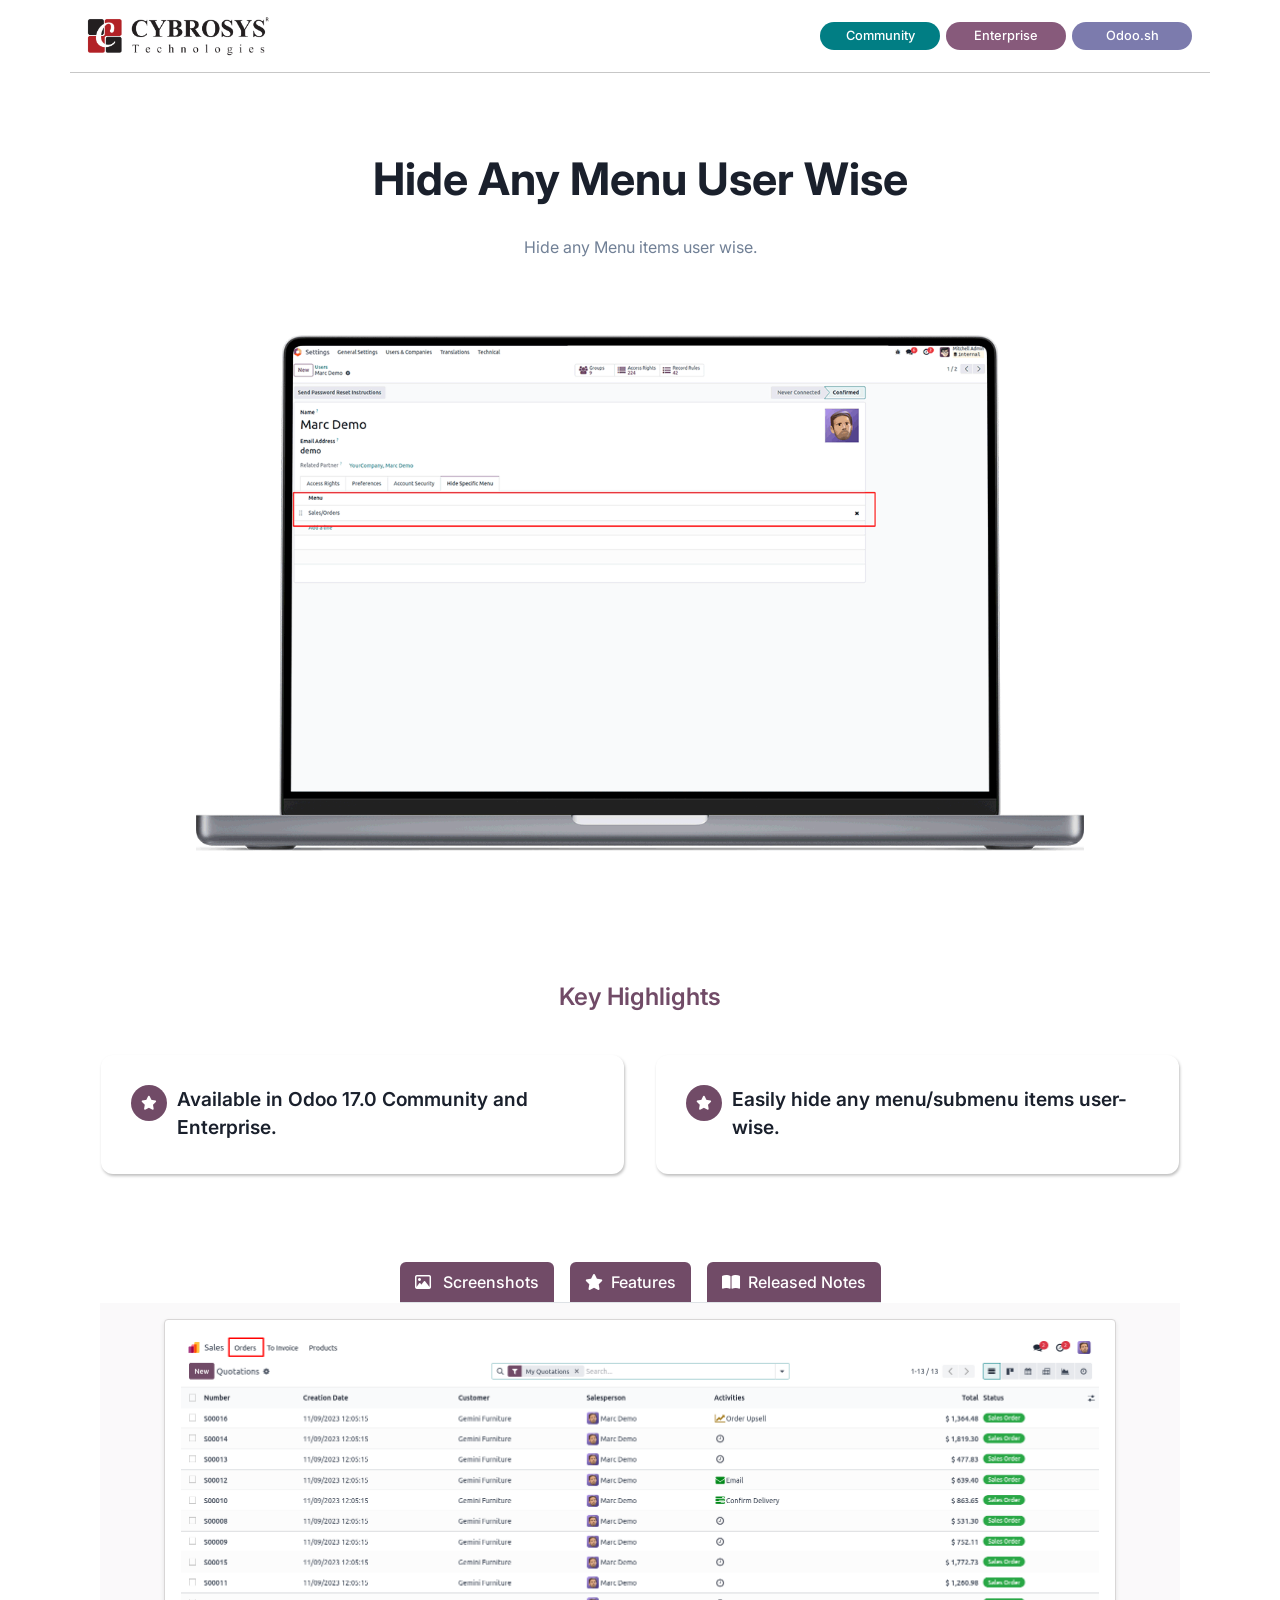
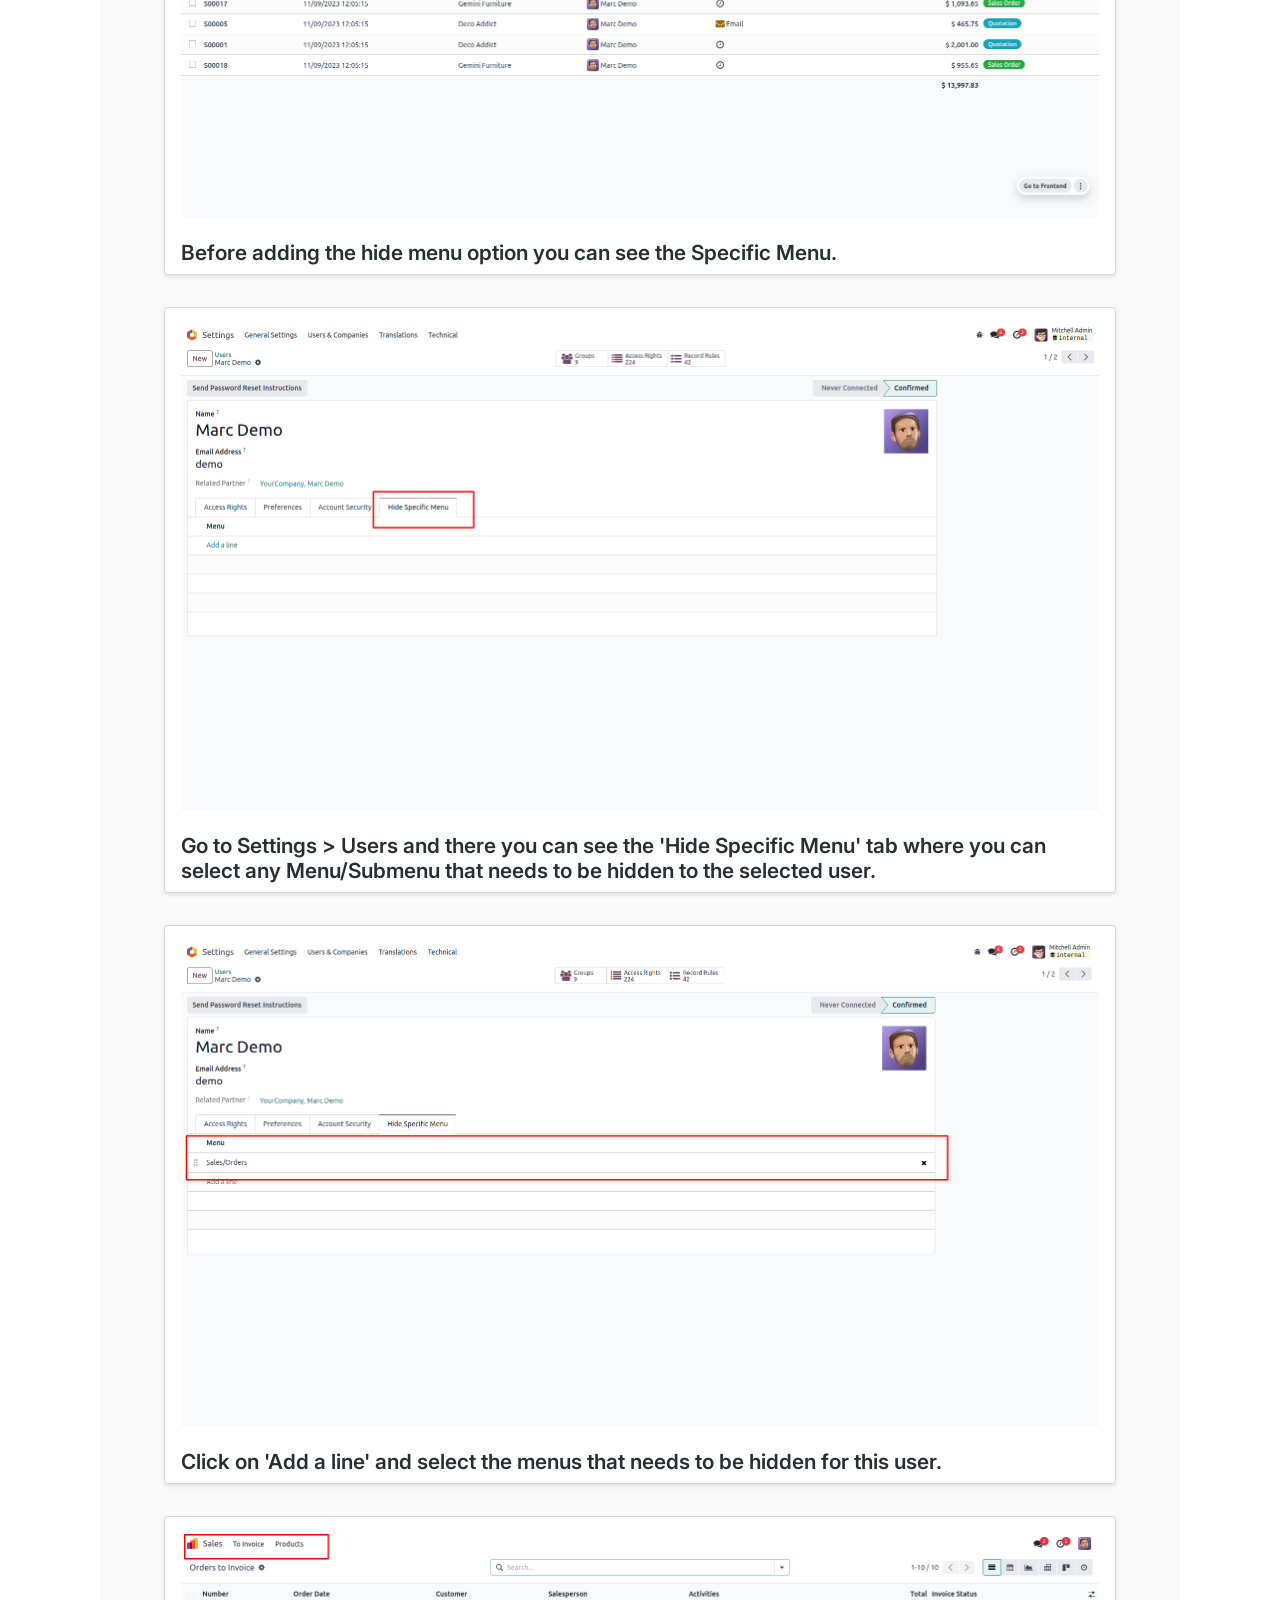
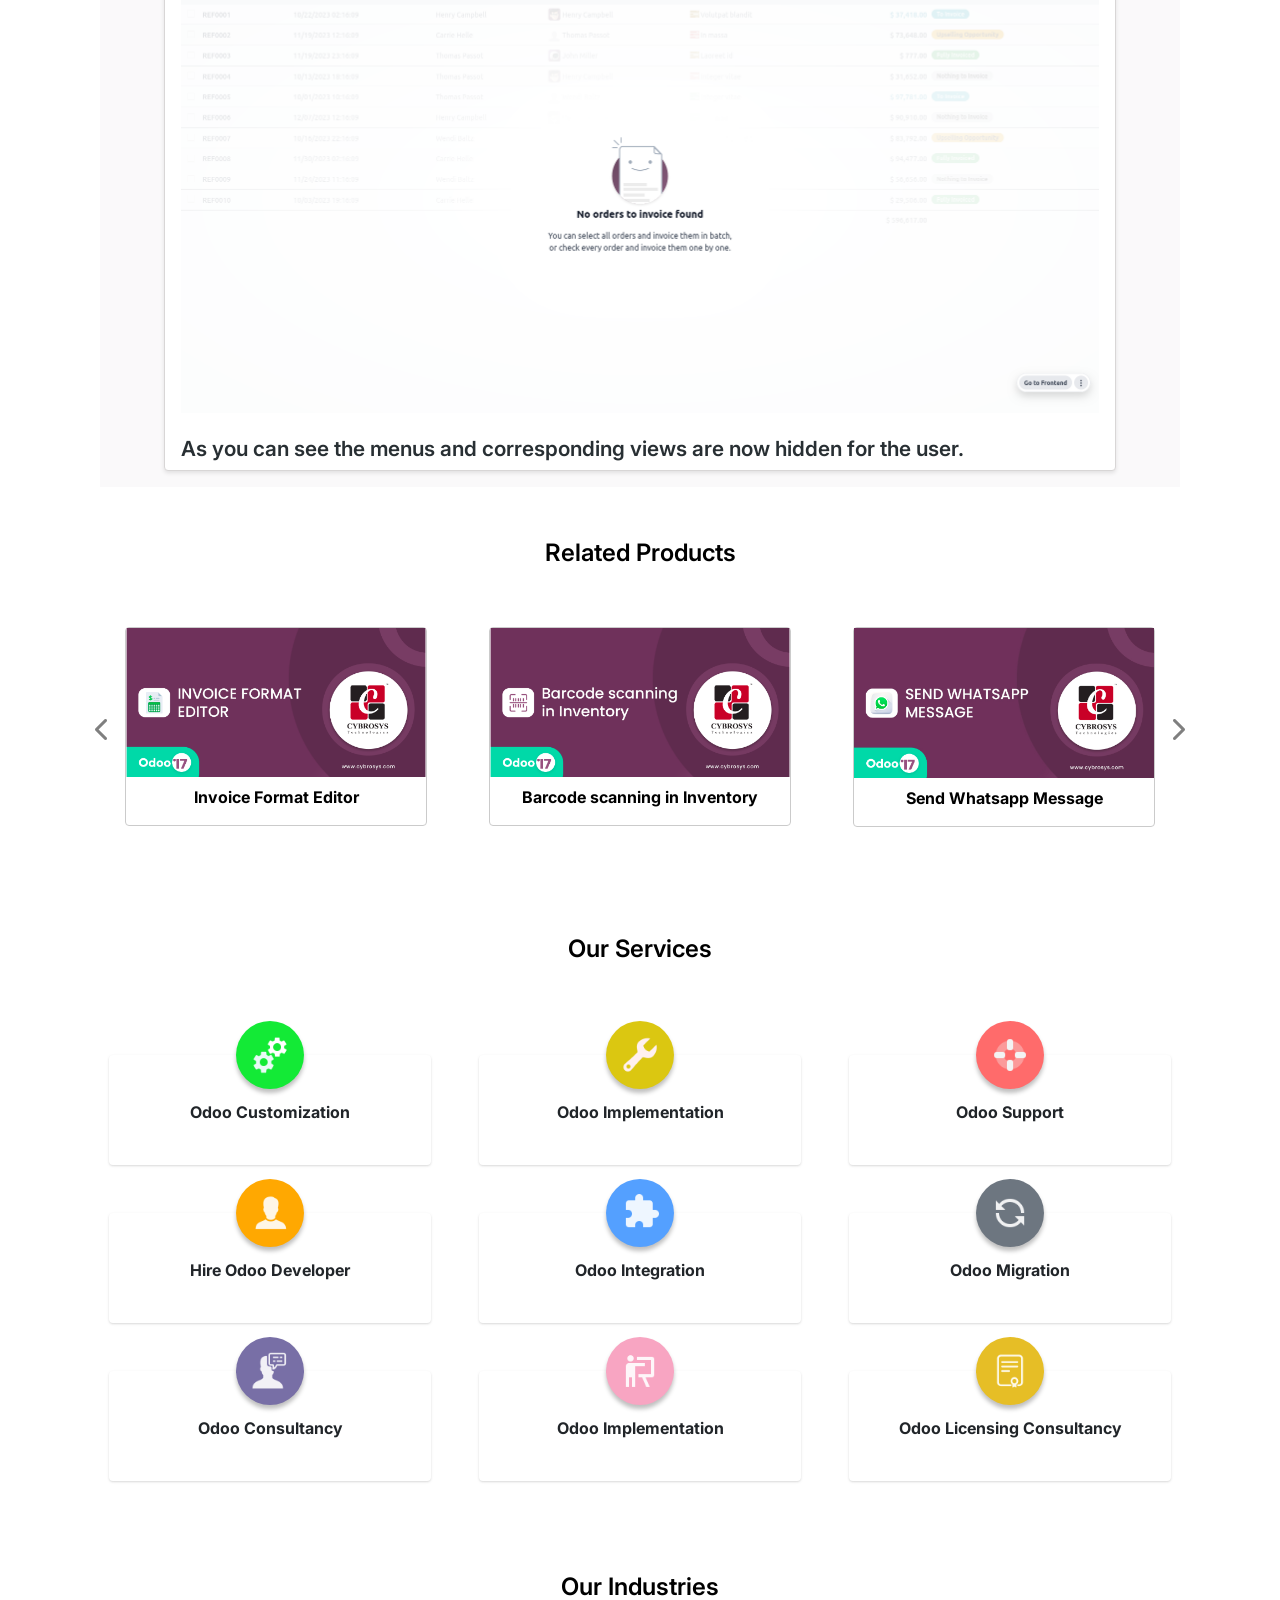
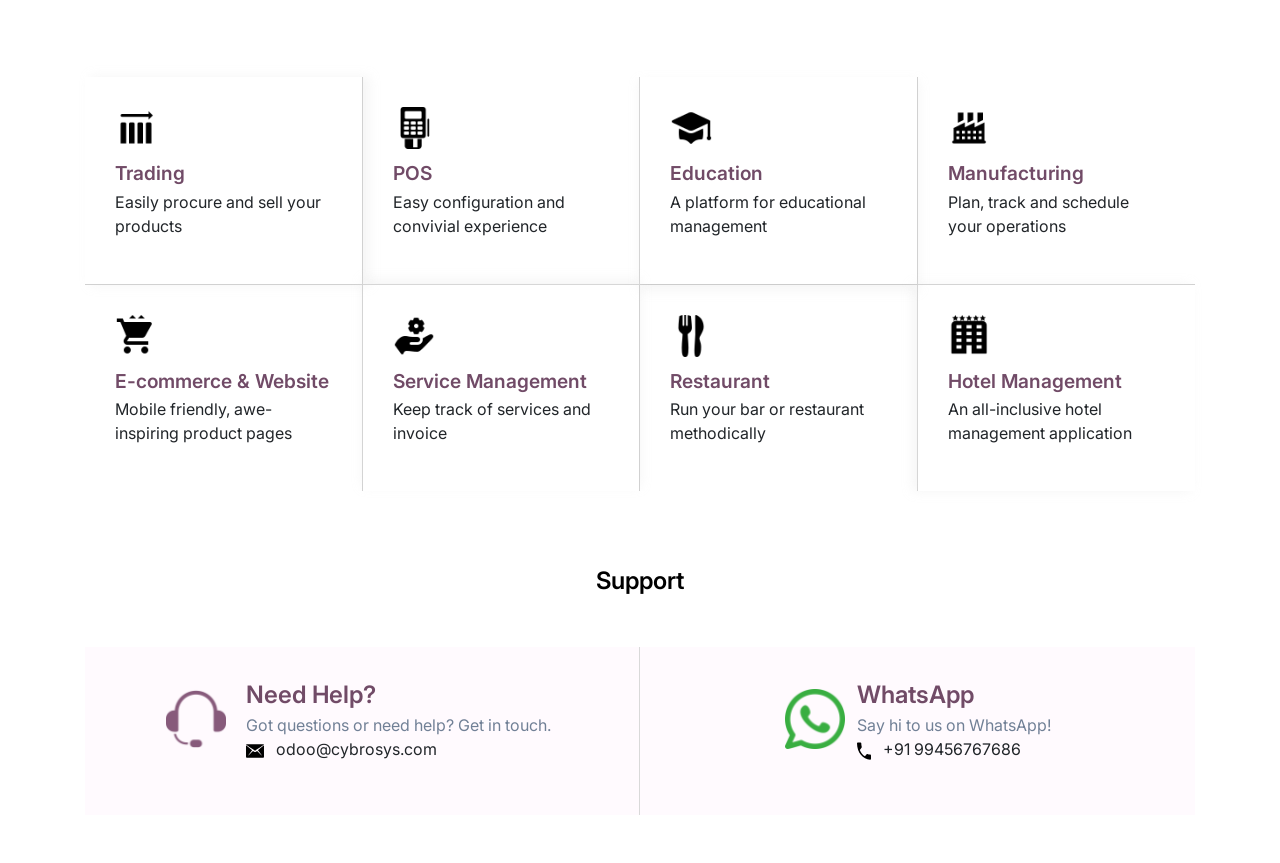
<file: hide_menu_user/static/description/index.html>
<!DOCTYPE html>
<html lang="en">

<head>
    <meta charset="UTF-8">
    <meta name="viewport" content="width=device-width, initial-scale=1.0">
    <title>Odoo App 3 Index</title>
    <!-- Bootstrap CSS -->
    <link rel="stylesheet"
          href="https://cdn.jsdelivr.net/npm/bootstrap@4.0.0/dist/css/bootstrap.min.css"
          integrity="sha384-Gn5384xqQ1aoWXA+058RXPxPg6fy4IWvTNh0E263XmFcJlSAwiGgFAW/dAiS6JXm"
          crossorigin="anonymous">
    <link rel="stylesheet"
          href="https://cdnjs.cloudflare.com/ajax/libs/font-awesome/6.2.1/css/all.min.css">
    <link rel="preconnect" href="https://fonts.googleapis.com">
    <link rel="preconnect" href="https://fonts.gstatic.com" crossorigin>
    <link href="https://fonts.googleapis.com/css2?family=Inter:wght@400;500;600;700;800&display=swap"
          rel="stylesheet">
</head>
<body>
<section>
    <div class="container"
         style="font-family: 'Inter', sans-serif !important;background-color: #fff !important;">
        <div class="row">
            <div class="col-sm-12 col-md-12 col-lg-12 d-flex justify-content-between flex-wrap align-items-sm-center"
                 style="border-bottom:1px solid rgba(0, 0, 0, 0.22)">
                <div class="my-3">
                    <img src="assets/misc/Cybrosys R.png"
                         style="width:auto !important; height:40px !important">
                </div>
                <div class="my-3 d-flex align-items-center">
                    <div class="text-center"
                         style="background-color:#017E84 !important;font-size: 0.8rem !important; color:#fff !important; font-weight:500 !important; padding:4px !important; margin:0 3px !important; border-radius:50px !important; min-width: 120px !important;">
                        Community
                    </div>
                    <div class="text-center"
                         style="background-color:#875A7B !important; color:#fff !important;font-size: 0.8rem !important; font-weight:500 !important; padding:4px !important; margin:0 3px !important; border-radius:50px !important;min-width: 120px !important;">
                        Enterprise
                    </div>
                    <div class="text-center"
                         style="background-color:#7C7BAD !important; color:#fff !important;font-size: 0.8rem !important; font-weight:500 !important; padding:4px !important; margin:0 3px !important; border-radius:50px !important; min-width: 120px !important;">
                        Odoo.sh
                    </div>
                </div>
            </div>
        </div>
        <div class="row">
            <div class="col-sm-12 col-md-12 col-lg-12 text-center d-flex align-items-center flex-column"
                 style="margin: 80px 0px !important;">
                <h1 style="font-size: 2.8rem;font-weight: 700; color:
                    #1A202C;">
                    Hide Any Menu User Wise</h1>
                <p class="my-3 mb-4"
                   style="max-width: 80%; font-weight: 400 !important; line-height: 32px; color: #718096;">
                    Hide any Menu items user wise.
                </p>
                <div style="width: 80%; margin-top: 3rem;">
                    <img src="assets/screenshots/hero.gif"
                         class="img-responsive" width="100%" height="auto">
                </div>
            </div>
        </div>
        <div class="container mt-5 mb-5">
            <div class="col-lg-12 d-flex flex-column justify-content-center align-items-center mt-4">
                <p class="m-0"
                   style="font-weight: 600; font-size: 24px; color:#714b67 !important">
                    Key Highlights
                </p>
            </div>
            <div class="row py-4">
                <div class="col-md-6 col-sm-12 p-3">
                    <div class="d-flex   h-100" style="padding: 30px;border-radius: 12px;
                                    background: #FFF;
                                    box-shadow: 1px 2px 3px 0px rgba(0, 0, 0, 0.25); ">
                        <div style="width: 36px; height: 36px; border-radius: 50%; background: #714B67;
                                    display: flex; justify-content: center; align-items: center;
                                    margin-right: 10px; flex-shrink: 0;">
                            <i class="fa-solid fa-star  "
                               style="color: #fff;font-size:14px;"></i>
                        </div>
                        <div>
                            <p style="color: #1A202C;font-weight: 600;
                                      font-size: 1.2rem; margin-bottom: 2px;">
                                Available in Odoo 17.0 Community and
                                Enterprise.</p>
                        </div>
                    </div>
                </div>
                <div class="col-md-6 col-sm-12 p-3">
                    <div class="d-flex   h-100" style="padding: 30px;border-radius: 12px;
                                    background: #FFF;
                                    box-shadow: 1px 2px 3px 0px rgba(0, 0, 0, 0.25); ">
                        <div style="width: 36px; height: 36px; border-radius: 50%; background: #714B67;
                                    display: flex; justify-content: center; align-items: center;
                                    margin-right: 10px; flex-shrink: 0;">
                            <i class="fa-solid fa-star  "
                               style="color: #fff;font-size:14px;"></i>
                        </div>
                        <div>
                            <p style="color: #1A202C;font-weight: 600;
                                      font-size: 1.2rem; margin-bottom: 2px;">
                                Easily hide any menu/submenu items
                                user-wise.</p>
                        </div>
                    </div>
                </div>
            </div>
        </div>
        <div class="container rounded">
            <ul class="nav nav-tabs d-flex"
                style="width: fit-content;margin: 0 auto;gap: 1rem;">
                <li class="col text-center py-2 text-nowrap "
                    style="color: #fff; background-color: #714B67;border-radius: 6px 6px 0px 0px;">
                    <a
                            class="active show" data-toggle="tab" href="#tab1"
                            style="color: #fff;font-weight: 500; background-color: #714B67; text-decoration: none;">
                        <i class="fa-regular fa-image  pr-2"
                           style="color: #fff;"></i>
                        Screenshots</a></li>
                <li class="col text-center py-2 text-nowrap "
                    style="color: #fff; background-color: #714B67;border-radius: 6px 6px 0px 0px;">
                    <a
                            data-toggle="tab" href="#tab2"
                            style="color: #fff;font-weight: 500;  text-decoration: none;"><i
                            class="fa-solid fa-star  pr-2"
                            style="color: #fff;"></i>Features</a></li>
                <li class="col text-center py-2 text-nowrap "
                    style="color: #fff; background-color: #714B67;border-radius: 6px 6px 0px 0px;">
                    <a
                            data-toggle="tab" href="#tab3"
                            style="color: #fff;font-weight: 500; text-decoration: none; background-color: #714B67;"><i
                            class="fa-solid fa-book-open  pr-2"
                            style="color: #fff;"></i>Released Notes</a></li>
            </ul>
            <div class="tab-content"
                 style="background-color: rgba(121, 113, 119, 0.04);">
                <div id="tab1" class="tab-pane fade in active show">
                    <div class="col-lg-12 py-2"
                         style="padding: 1rem 4rem !important;">
                        <div
                                style="border: 1px solid #d8d6d6; border-radius: 4px; background: #fff; box-shadow: 0 2px 4px rgba(0, 0, 0, 0.1);">
                            <div class="row justify-content-center p-3 w-100 m-0">
                                <img src="assets/screenshots/screenshot-1.png"
                                     class="img-responsive" width="100%"
                                     height="auto">
                            </div>
                            <div class="px-3">
                                <h4 class="mt-2"
                                    style=" font-weight:600 !important; color:#282F33 !important; font-size:1.3rem !important">
                                    Before adding the hide menu option you can
                                    see the Specific Menu.</h4>
                            </div>
                        </div>
                    </div>
                    <div class="col-lg-12 py-2"
                         style="padding: 1rem 4rem !important;">
                        <div
                                style="border: 1px solid #d8d6d6; border-radius: 4px;  background: #fff; box-shadow: 0 2px 4px rgba(0, 0, 0, 0.1);">
                            <div class="row justify-content-center p-3 w-100 m-0">
                                <img src="assets/screenshots/screenshot-2.png"
                                     class="img-responsive" width="100%"
                                     height="auto">
                            </div>
                            <div class="px-3">
                                <h4 class="mt-2"
                                    style=" font-weight:600 !important; color:#282F33 !important; font-size:1.3rem !important">
                                    Go to Settings > Users and there you can see
                                    the 'Hide Specific
                                    Menu' tab where you can
                                    select any Menu/Submenu that needs to be
                                    hidden to the selected
                                    user.</h4>
                            </div>
                        </div>
                    </div>
                    <div class="col-lg-12 py-2"
                         style="padding: 1rem 4rem !important;">
                        <div
                                style="border: 1px solid #d8d6d6; border-radius: 4px;  background: #fff; box-shadow: 0 2px 4px rgba(0, 0, 0, 0.1);">
                            <div class="row justify-content-center p-3 w-100 m-0">
                                <img src="assets/screenshots/screenshot-3.png"
                                     class="img-responsive" width="100%"
                                     height="auto">
                            </div>
                            <div class="px-3">
                                <h4 class="mt-2"
                                    style=" font-weight:600 !important; color:#282F33 !important; font-size:1.3rem !important">
                                    Click on 'Add a line' and select the menus
                                    that needs to be
                                    hidden for this user.</h4>
                            </div>
                        </div>
                    </div>
                    <div class="col-lg-12 py-2"
                         style="padding: 1rem 4rem !important;">
                        <div
                                style="border: 1px solid #d8d6d6; border-radius: 4px;  background: #fff; box-shadow: 0 2px 4px rgba(0, 0, 0, 0.1);">
                            <div class="row justify-content-center p-3 w-100 m-0">
                                <img src="assets/screenshots/screenshot-4.png"
                                     class="img-responsive" width="100%"
                                     height="auto">
                            </div>
                            <div class="px-3">
                                <h4 class="mt-2"
                                    style=" font-weight:600 !important; color:#282F33 !important; font-size:1.3rem !important">
                                    As you can see the menus and corresponding
                                    views are now hidden
                                    for the user.</h4>
                            </div>
                        </div>
                    </div>
                </div>
                <div id="tab2" class="tab-pane fade">
                    <div class="col-mg-12" style="padding: 1rem 4rem;">
                        <ul style="list-style: none; padding: 1rem 0;font-weight: 500;">
                            <li class="py-3"
                                style="font-weight: 500;background-color: #fff; border-radius: 4px; padding: 1rem; margin-bottom: 1rem; box-shadow: 0 2px 4px rgba(0, 0, 0, 0.1);">
                                    <span style="margin-right: 12px;"><img
                                            src="assets/misc/star (1) 2.svg"
                                            alt=""
                                            width="16px"></span>Easily hide any
                                menu/submenu items user-wise.
                            </li>
                            <li class="py-3"
                                style="font-weight: 500;background-color: #fff; border-radius: 4px; padding: 1rem; margin-bottom: 1rem; box-shadow: 0 2px 4px rgba(0, 0, 0, 0.1);">
                                    <span style="margin-right: 12px;"><img
                                            src="assets/misc/star (1) 2.svg"
                                            alt=""
                                            width="16px"></span>Available in
                                Odoo 17.0 Community and Enterprise
                            </li>
                        </ul>
                    </div>
                </div>
                <div id="tab3" class="tab-pane fade">
                    <div class="col-mg-12 active" style="padding: 1rem 4rem;">
                        <div class="py-3"
                             style="font-weight: 500;background-color: #fff; border-radius: 4px; padding: 1rem; box-shadow: 0 2px 4px rgba(0, 0, 0, 0.1);">
                            <div class="d-flex mb-3"
                                 style="font-size: 0.8rem; font-weight: 500;"><span>Version
                                        17.0.1.0.0</span><span
                                    class="px-2">|</span><span
                                    style="color: #714B67;font-weight: 600;">Released on:24th Jan 2024</span>
                            </div>
                            <p class="m-0"
                               style=" color:#718096!important; font-size:1rem !important;line-height: 28px;">
                                Initial Commit for Hide Any Menu User Wise</p>
                        </div>
                    </div>
                </div>
            </div>
        </div>
        <div class="container mt-5">
            <div class="col-lg-12 d-flex flex-column justify-content-center align-items-center mt-5">
                <p class="m-0"
                   style="font-weight: 600; font-size: 24px; color:#000 !important">
                    Related Products</p>
            </div>
        </div>
        <div id="myCarousel" class="carousel slide py-3" data-ride="carousel">
            <div class="carousel-inner">
                <div class="carousel-item active">
                    <div class="row p-4">
                        <div class="col">
                            <div class="p-3">
                                <a href="https://apps.odoo.com/apps/modules/17.0/invoice_format_editor/"
                                   style="color: #000; text-decoration: none;">
                                    <div style="border:1px solid #CBCBCB !important;border-radius: 4px;">
                                        <div style="width: 300px; ">
                                            <img src="assets/modules/m1.png"
                                                 alt="" width="100%"
                                                 height="auto">

                                        </div>
                                        <p class="text-center pt-2 text-black font-weight-bold">
                                            Invoice Format Editor</p>
                                    </div>
                                </a>
                            </div>
                        </div>
                        <div class="col">
                            <div class="p-3">
                                <a href="https://apps.odoo.com/apps/modules/17.0/inventory_barcode_scanning/"
                                   style="color: #000; text-decoration: none;">
                                    <div style="border:1px solid #CBCBCB !important;border-radius: 4px;">
                                        <div style="width: 300px; ">
                                            <img src="assets/modules/m2.png"
                                                 alt="" width="100%"
                                                 height="auto">

                                        </div>
                                        <p class="text-center pt-2 text-black font-weight-bold">
                                            Barcode scanning in Inventory</p>
                                    </div>
                                </a>
                            </div>
                        </div>
                        <div class="col">
                            <div class="p-3">
                                <a href="https://apps.odoo.com/apps/modules/17.0/whatsapp_redirect/"
                                   style="color: #000; text-decoration: none;">
                                    <div style="border:1px solid #CBCBCB !important;border-radius: 4px;">
                                        <div style="width: 300px; ">
                                            <img src="assets/modules/m3.png"
                                                 alt="" width="100%"
                                                 height="auto">

                                        </div>
                                        <p class="text-center pt-2 text-black font-weight-bold">
                                            Send Whatsapp Message</p>
                                    </div>
                                </a>
                            </div>
                        </div>
                    </div>
                </div>
                <div class="carousel-item">
                    <div class="row p-4">
                        <div class="col">
                            <div class="p-3">
                                <a href="https://apps.odoo.com/apps/modules/17.0/base_account_budget/"
                                   style="color: #000; text-decoration: none;">
                                    <div style="border:1px solid #CBCBCB !important;border-radius: 4px;">
                                        <div style="width: 300px; ">
                                            <img src="assets/modules/m4.png"
                                                 alt="" width="100%"
                                                 height="auto">

                                        </div>
                                        <p class="text-center pt-2 text-black font-weight-bold">
                                            Budget Management</p>
                                    </div>
                                </a>
                            </div>
                        </div>
                        <div class="col">
                            <div class="p-3">
                                <a href="https://apps.odoo.com/apps/modules/17.0/product_barcode/"
                                   style="color: #000; text-decoration: none;">
                                    <div style="border:1px solid #CBCBCB !important;border-radius: 4px;">
                                        <div style="width: 300px;">
                                            <img src="assets/modules/m5.png"
                                                 alt="" width="100%"
                                                 height="auto">

                                        </div>
                                        <p class="text-center pt-2 text-black font-weight-bold">
                                            Product Barcode Generator</p>
                                    </div>
                                </a>
                            </div>
                        </div>
                        <div class="col">
                            <div class="p-3">
                                <a href="https://apps.odoo.com/apps/modules/17.0/export_stockinfo_xls/"
                                   style="color: #000; text-decoration: none;">
                                    <div style="border:1px solid #CBCBCB !important;border-radius: 4px;">
                                        <div style="width: 300px;">
                                            <img src="assets/modules/m6.png"
                                                 alt="" width="100%"
                                                 height="auto">
                                        </div>
                                        <p class="text-center pt-2 text-black font-weight-bold">
                                            Export Product Stock in Excel</p>
                                    </div>
                                </a>
                            </div>
                        </div>
                    </div>
                </div>
            </div>
            <a class="carousel-control-prev" href="#myCarousel"
               data-slide="prev" style="width: 35px; color: #000;">
                    <span class="carousel-control-prev-icon">
                        <i class="fa fa-chevron-left"
                           style="font-size: 24px;"></i>
                    </span>
            </a>
            <a class="carousel-control-next" href="#myCarousel"
               data-slide="next" style="width: 35px; color: #000;">
                    <span class="carousel-control-next-icon">
                        <i class="fa fa-chevron-right"
                           style="font-size: 24px;"></i>
                    </span>
            </a>
        </div>
        <div class="container mt-5">
            <div class="col-lg-12 d-flex flex-column justify-content-center align-items-center mt-4">
                <p class="m-0"
                   style="font-weight: 600; font-size: 24px; color:#000 !important">
                    Our Services</p>

            </div>
        </div>
        <div class="container my-5">
            <div class="row py-3">
                <div class="col-md-4 col-sm-6 px-4 py-4">
                    <div
                            style="background-color: #fff; padding: 25px; text-align: center;  box-shadow: rgba(0, 0, 0, 0.1) 0px 1px 3px 0px, rgba(0, 0, 0, 0.06) 0px 1px 2px 0px; position: relative;border-radius: 4px;">
                        <div style="position: absolute; top: 0%; left: 50%; transform: translate(-50%, -50%);">
                            <div style="background-color:#13EA36 ; border-radius: 50%; padding: 15px;    width: 68px;
                                    height: 68px; display: inline-block; box-shadow:0px 4px 4px rgba(0, 0, 0, 0.25);">
                                <img src="assets/icons/cogs.png"
                                     alt="service-icon" width="38px"
                                     height="auto">
                            </div>
                        </div>
                        <p style="margin-top: 20px; font-weight: bold;">Odoo
                            Customization</p>
                    </div>
                </div>
                <div class="col-md-4 col-sm-6 px-4 py-4">
                    <div
                            style="background-color: #fff; padding: 25px; text-align: center; box-shadow: rgba(0, 0, 0, 0.1) 0px 1px 3px 0px, rgba(0, 0, 0, 0.06) 0px 1px 2px 0px; position: relative;border-radius: 4px;">
                        <div style="position: absolute; top: 0%; left: 50%; transform: translate(-50%, -50%);">
                            <div style="background-color:#DBC711; border-radius: 50%; padding: 15px;    width: 68px;
                                    height: 68px; display: inline-block; box-shadow:0px 4px 4px rgba(0, 0, 0, 0.25);">
                                <img src="assets/icons/wrench.png"
                                     alt="service-icon" width="38px"
                                     height="auto">
                            </div>
                        </div>
                        <p style="margin-top: 20px; font-weight: bold;">Odoo
                            Implementation</p>
                    </div>
                </div>
                <div class="col-md-4 col-sm-6 px-4 py-4">
                    <div
                            style="background-color: #fff; padding: 25px; text-align: center;  box-shadow: rgba(0, 0, 0, 0.1) 0px 1px 3px 0px, rgba(0, 0, 0, 0.06) 0px 1px 2px 0px; position: relative; border-radius: 4px;">
                        <div style="position: absolute; top: 0%; left: 50%; transform: translate(-50%, -50%);">
                            <div style="background-color:#FF6B6B ; border-radius: 50%; padding: 15px;    width: 68px;
                                    height: 68px; display: inline-block; box-shadow:0px 4px 4px rgba(0, 0, 0, 0.25);">
                                <img src="assets/icons/lifebuoy.png"
                                     alt="service-icon" width="38px"
                                     height="auto">
                            </div>
                        </div>
                        <p style="margin-top: 20px; font-weight: bold;">Odoo
                            Support</p>
                    </div>
                </div>
                <div class="col-md-4 col-sm-6 px-4 py-4">
                    <div
                            style="background-color: #fff; padding: 25px; text-align: center; box-shadow: rgba(0, 0, 0, 0.1) 0px 1px 3px 0px, rgba(0, 0, 0, 0.06) 0px 1px 2px 0px; position: relative; border-radius: 4px;">
                        <div style="position: absolute; top: 0%; left: 50%; transform: translate(-50%, -50%);">
                            <div style="background-color:#FFA801 ; border-radius: 50%; padding: 15px;    width: 68px;
                                    height: 68px; display: inline-block; box-shadow:0px 4px 4px rgba(0, 0, 0, 0.25);">
                                <img src="assets/icons/user.png"
                                     alt="service-icon" width="38px"
                                     height="auto">
                            </div>
                        </div>
                        <p style="margin-top: 20px; font-weight: bold;">Hire
                            Odoo Developer</p>
                    </div>
                </div>
                <div class="col-md-4 col-sm-6 px-4 py-4">
                    <div
                            style="background-color: #fff; padding: 25px; text-align: center;  box-shadow: rgba(0, 0, 0, 0.1) 0px 1px 3px 0px, rgba(0, 0, 0, 0.06) 0px 1px 2px 0px; position: relative; border-radius: 4px;">

                        <div style="position: absolute; top: 0%; left: 50%; transform: translate(-50%, -50%);">
                            <div style="background-color:#54A0FF; border-radius: 50%; padding: 15px;    width: 68px;
                                    height: 68px; display: inline-block; box-shadow:0px 4px 4px rgba(0, 0, 0, 0.25);">
                                <img src="assets/icons/puzzle.png"
                                     alt="service-icon" width="38px"
                                     height="auto">
                            </div>
                        </div>
                        <p style="margin-top: 20px; font-weight: bold;">Odoo
                            Integration</p>
                    </div>
                </div>
                <div class="col-md-4 col-sm-6 px-4 py-4">
                    <div
                            style="background-color: #fff; padding: 25px; text-align: center;  box-shadow: rgba(0, 0, 0, 0.1) 0px 1px 3px 0px, rgba(0, 0, 0, 0.06) 0px 1px 2px 0px; position: relative;border-radius: 4px;">
                        <div style="position: absolute; top: 0%; left: 50%; transform: translate(-50%, -50%);">
                            <div style="background-color:#6D7680 ; border-radius: 50%; padding: 15px;    width: 68px;
                                    height: 68px; display: inline-block; box-shadow:0px 4px 4px rgba(0, 0, 0, 0.25);">
                                <img src="assets/icons/update.png"
                                     alt="service-icon" width="38px"
                                     height="auto">
                            </div>
                        </div>
                        <p style="margin-top: 20px; font-weight: bold;">Odoo
                            Migration</p>
                    </div>
                </div>
                <div class="col-md-4 col-sm-6 px-4 py-4">
                    <div
                            style="background-color: #fff; padding: 25px; text-align: center;  box-shadow: rgba(0, 0, 0, 0.1) 0px 1px 3px 0px, rgba(0, 0, 0, 0.06) 0px 1px 2px 0px; position: relative;border-radius: 4px;">
                        <div style="position: absolute; top: 0%; left: 50%; transform: translate(-50%, -50%);">
                            <div style="background-color:#786FA6 ; border-radius: 50%; padding: 15px;    width: 68px;
                                    height: 68px; display: inline-block; box-shadow:0px 4px 4px rgba(0, 0, 0, 0.25);">
                                <img src="assets/icons/consultation.png"
                                     alt="service-icon" width="38px"
                                     height="auto">
                            </div>
                        </div>
                        <p style="margin-top: 20px; font-weight: bold;">Odoo
                            Consultancy</p>
                    </div>
                </div>
                <div class="col-md-4 col-sm-6 px-4 py-4">
                    <div
                            style="background-color: #fff; padding: 25px; text-align: center; box-shadow: rgba(0, 0, 0, 0.1) 0px 1px 3px 0px, rgba(0, 0, 0, 0.06) 0px 1px 2px 0px;position: relative;border-radius: 4px;">
                        <div style="position: absolute; top: 0%; left: 50%; transform: translate(-50%, -50%);">
                            <div style="background-color:#F8A5C2 ; border-radius: 50%; padding: 15px;    width: 68px;
                                    height: 68px; display: inline-block; box-shadow:0px 4px 4px rgba(0, 0, 0, 0.25);">
                                <img src="assets/icons/training.png"
                                     alt="service-icon" width="38px"
                                     height="auto">
                            </div>
                        </div>
                        <p style="margin-top: 20px; font-weight: bold;">Odoo
                            Implementation</p>
                    </div>
                </div>
                <div class="col-md-4 col-sm-6 px-4 py-4">
                    <div
                            style="background-color: #fff; padding: 25px; text-align: center;  box-shadow: rgba(0, 0, 0, 0.1) 0px 1px 3px 0px, rgba(0, 0, 0, 0.06) 0px 1px 2px 0px; position: relative;border-radius: 4px;">
                        <div style="position: absolute; top: 0%; left: 50%; transform: translate(-50%, -50%);">
                            <div style="background-color:#E6BE26; border-radius: 50%; padding: 15px;    width: 68px;
                                    height: 68px; display: inline-block; box-shadow:0px 4px 4px rgba(0, 0, 0, 0.25);">
                                <img src="assets/icons/license.png"
                                     alt="service-icon" width="38px"
                                     height="auto">
                            </div>
                        </div>
                        <p style="margin-top: 20px; font-weight: bold;">Odoo
                            Licensing Consultancy</p>
                    </div>
                </div>
            </div>
        </div>
        <div class="container mt-5">
            <div class="col-lg-12 d-flex flex-column justify-content-center align-items-center mt-4">
                <p class="m-0"
                   style="font-weight: 600; font-size: 24px; color:#000 !important">
                    Our Industries</p>

            </div>
        </div>
        <div class="container">
            <div class="row my-5 py-4">
                <div class="col-md-3 col-sm-6 p-0">
                    <div class="d-flex flex-column h-100 "
                         style="border-right: 1px solid rgb(209, 209, 209); border-bottom: 1px solid  rgb(209, 209, 209); padding: 30px; box-shadow: 6px 0 10px rgba(228, 227, 227, 0.373);">
                        <img src="assets/icons/trading-black.png" width="42px"
                             height="auto" alt="">
                        <p style="color: #714B67;font-weight: 600; margin-top: 10px;
                           font-size: 1.2rem; margin-bottom: 2px;">Trading</p>
                        <p>Easily procure and sell your products</p>
                    </div>
                </div>
                <div class="col-md-3 col-sm-6  p-0">
                    <div class="d-flex flex-column h-100"
                         style="border-right: 1px solid rgb(209, 209, 209);border-bottom: 1px solid  rgb(209, 209, 209); padding: 30px;">
                        <img src="assets/icons/pos-black.png" width="42px"
                             height="auto" alt="">
                        <p style="color: #714B67;font-weight: 600; margin-top: 10px;
                            font-size: 1.2rem; margin-bottom: 2px;">POS</p>
                        <p>Easy configuration and convivial experience</p>
                    </div>
                </div>
                <div class="col-md-3 col-sm-6  p-0">
                    <div class="d-flex flex-column h-100"
                         style="border-right: 1px solid  rgb(209, 209, 209);border-bottom: 1px solid   rgba(0, 0, 0, 0.2); padding: 30px; box-shadow: 0 5px 10px  rgba(228, 227, 227, 0.373)">
                        <img src="assets/icons/education-black.png" width="42px"
                             height="auto" alt="">
                        <p style="color: #714B67;font-weight: 600; margin-top: 10px;
                            font-size: 1.2rem; margin-bottom: 2px;">
                            Education</p>
                        <p>A platform for educational management</p>
                    </div>
                </div>
                <div class="col-md-3 col-sm-6  p-0">
                    <div class="d-flex flex-column h-100"
                         style="border-bottom: 1px solid  rgb(209, 209, 209); padding: 30px; ">
                        <img src="assets/icons/manufacturing-black.png"
                             width="42px" height="auto" alt="">
                        <p style="color: #714B67;font-weight: 600; margin-top: 10px;
                            font-size: 1.2rem; margin-bottom: 2px;">
                            Manufacturing</p>
                        <p>Plan, track and schedule your operations</p>
                    </div>
                </div>
                <div class="col-md-3 col-sm-6 p-0">
                    <div class="d-flex flex-column h-100"
                         style="border-right: 1px solid  rgb(209, 209, 209); padding: 30px;">
                        <img src="assets/icons/ecom-black.png" width="42px"
                             height="auto" alt="">
                        <p style="color: #714B67;font-weight: 600; margin-top: 10px;
                            font-size: 1.2rem; margin-bottom: 2px;">E-commerce &
                            Website</p>
                        <p>Mobile friendly, awe-inspiring product pages</p>
                    </div>
                </div>
                <div class="col-md-3 col-sm-6   p-0">
                    <div class="d-flex flex-column h-100"
                         style="border-right: 1px solid  rgb(209, 209, 209); padding: 30px;box-shadow: 0 -5px 10px  rgba(228, 227, 227, 0.373);">
                        <img src="assets/icons/service-black.png" width="42px"
                             height="auto" alt="">
                        <p style="color: #714B67;font-weight: 600; margin-top: 10px;
                            font-size: 1.2rem; margin-bottom: 2px;">Service
                            Management</p>
                        <p>Keep track of services and invoice</p>
                    </div>
                </div>
                <div class="col-md-3 col-sm-6    p-0">
                    <div class="d-flex flex-column h-100"
                         style="border-right: 1px solid  rgb(209, 209, 209); padding: 30px; ">
                        <img src="assets/icons/restaurant-black.png"
                             width="42px" height="auto" alt="">
                        <p style="color: #714B67;font-weight: 600; margin-top: 10px;
                            font-size: 1.2rem; margin-bottom: 2px;">
                            Restaurant</p>
                        <p>Run your bar or restaurant methodically</p>
                    </div>
                </div>
                <div class="col-md-3 col-sm-6   p-0">
                    <div class="d-flex flex-column h-100"
                         style=" padding: 30px;box-shadow: -5px 0 10px  rgba(228, 227, 227, 0.373);">
                        <img src="assets/icons/hotel-black.png" width="42px"
                             height="auto" alt="">
                        <p style="color: #714B67;font-weight: 600; margin-top: 10px;
                            font-size: 1.2rem; margin-bottom: 2px;">Hotel
                            Management</p>
                        <p>An all-inclusive hotel management application</p>
                    </div>
                </div>
            </div>
        </div>
        <div class="container mt-5">
            <div class="col-lg-12 d-flex flex-column justify-content-center align-items-center mt-5">
                <p class="m-0"
                   style="font-weight: 600; font-size: 24px; color:#000 !important">
                    Support</p>
            </div>
        </div>
        <div class="container my-5">
            <div class="row" style="background-color: #FFFAFE;">
                <div class="col-md-6 pb-4  d-flex align-items-center justify-content-center"
                     style="border-right: 1px solid #D9D9D9;">
                    <div style="padding: 30px;">
                        <div class="d-flex align-items-center">
                            <img src="assets/misc/support (1) 1.svg" alt=""
                                 width="60px" style="margin-right: 12px;">
                            <div style="padding: 0px 8px;">
                                    <span
                                            style="color: #714B67;font-size: 24px;font-weight: 600;padding-bottom: 1rem;">Need
                                        Help?</span>
                                <p class="m-0" style="color:#718096;">Got
                                    questions or need help? Get in touch.</p>
                                <div style="font-weight: 400;"><span><img
                                        src="assets/misc/support-email.svg"
                                        alt=""
                                        width="18px"
                                        style="filter: invert(1);margin-right: 0.8rem;"></span>odoo@cybrosys.com
                                </div>
                            </div>
                        </div>
                    </div>
                </div>
                <div class="col-md-6 pb-4 d-flex align-items-center justify-content-center">
                    <div style="padding: 30px;">
                        <div class="d-flex align-items-center">
                            <img src="assets/misc/whatsapp 1.svg" alt=""
                                 width="60px" style="margin-right: 12px;">
                            <div>
                                <span style="color: #714B67;font-size: 24px;font-weight: 600;">WhatsApp</span>
                                <p class="m-0" style="color:#718096;">Say hi to
                                    us on WhatsApp!</p>
                                <div style="font-weight: 400; font-size: 16px;"><span><img
                                        src="assets/misc/phone.svg"
                                        alt="" width="14px"
                                        style="filter: invert(1); margin-right: 0.8rem;"></span>+91
                                    99456767686
                                </div>
                            </div>
                        </div>
                    </div>
                </div>
            </div>
        </div>
    </div>
</section>
<!-- Optional JavaScript -->
<!-- jQuery first, then Popper.js, then Bootstrap JS -->
<script src="https://ajax.googleapis.com/ajax/libs/jquery/3.5.1/jquery.min.js"></script>
<script src="https://maxcdn.bootstrapcdn.com/bootstrap/4.5.2/js/bootstrap.min.js"></script>
</body>
</html>
</file>
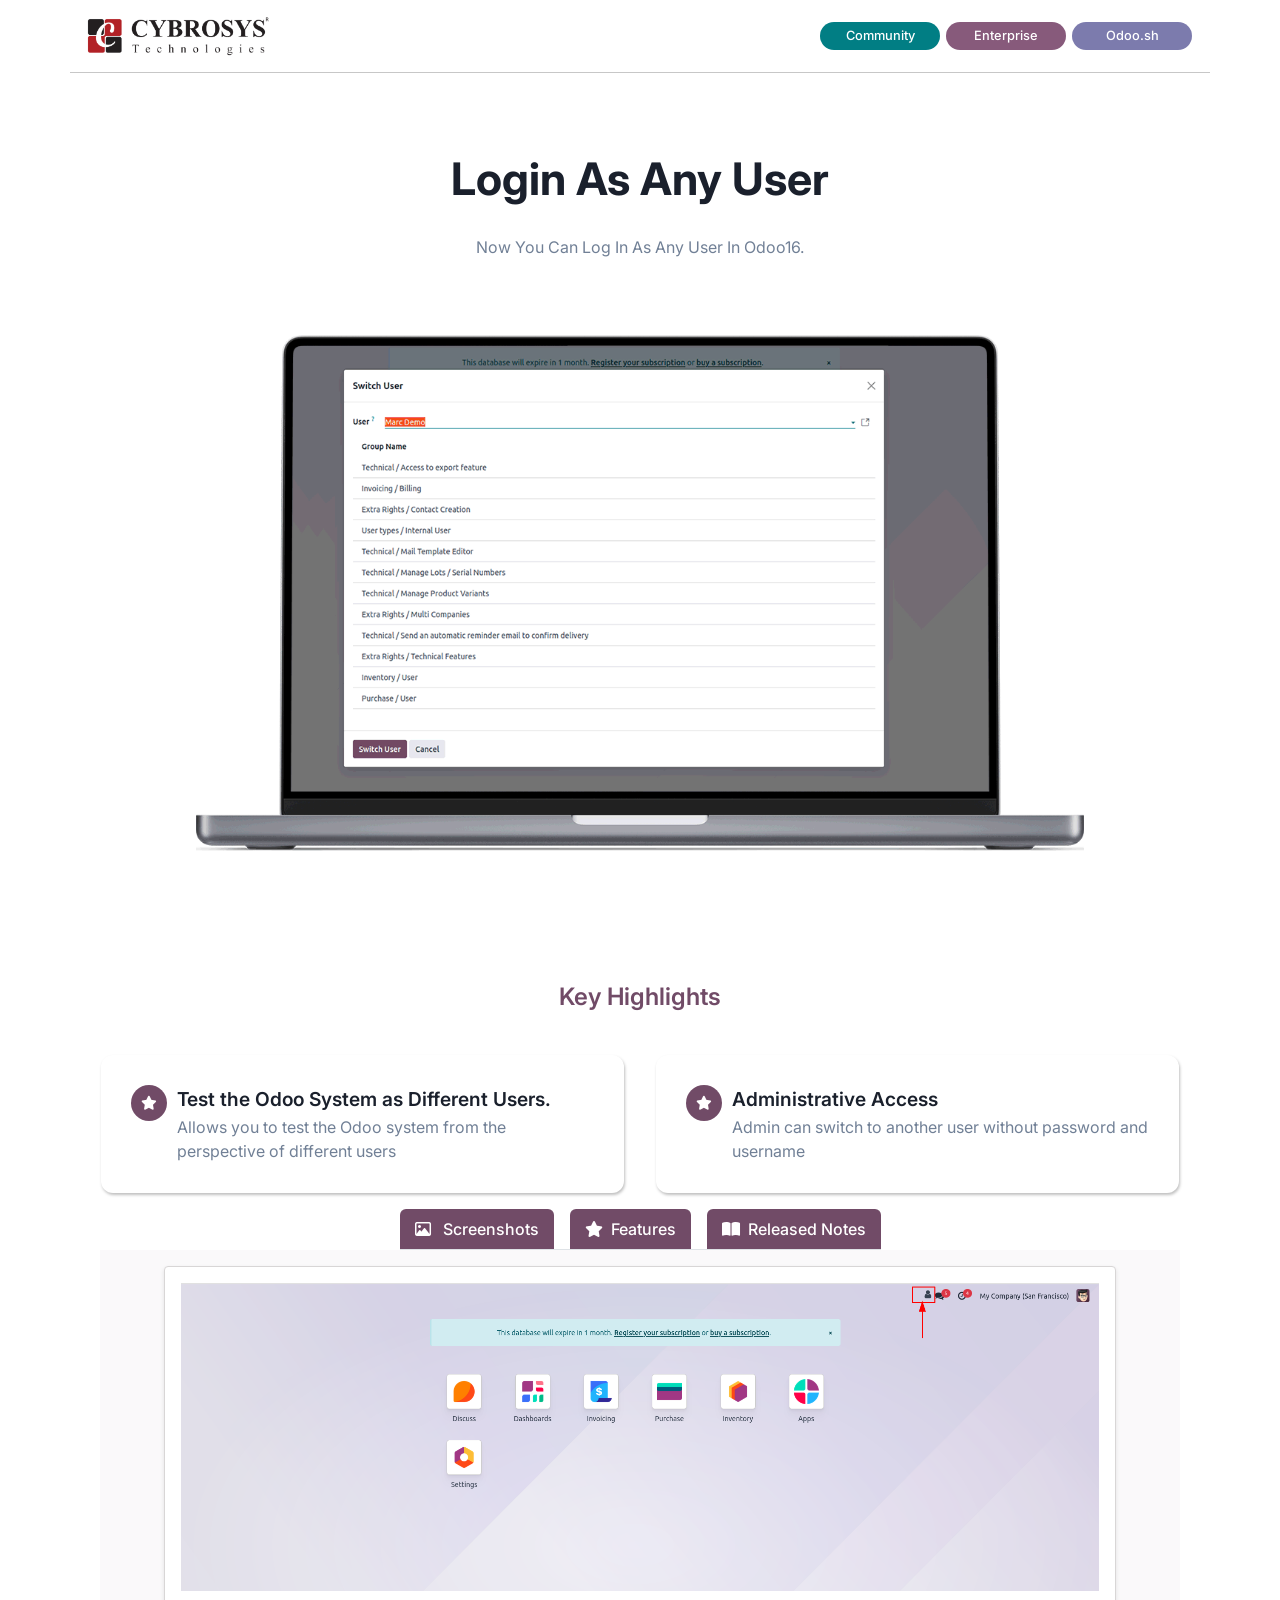
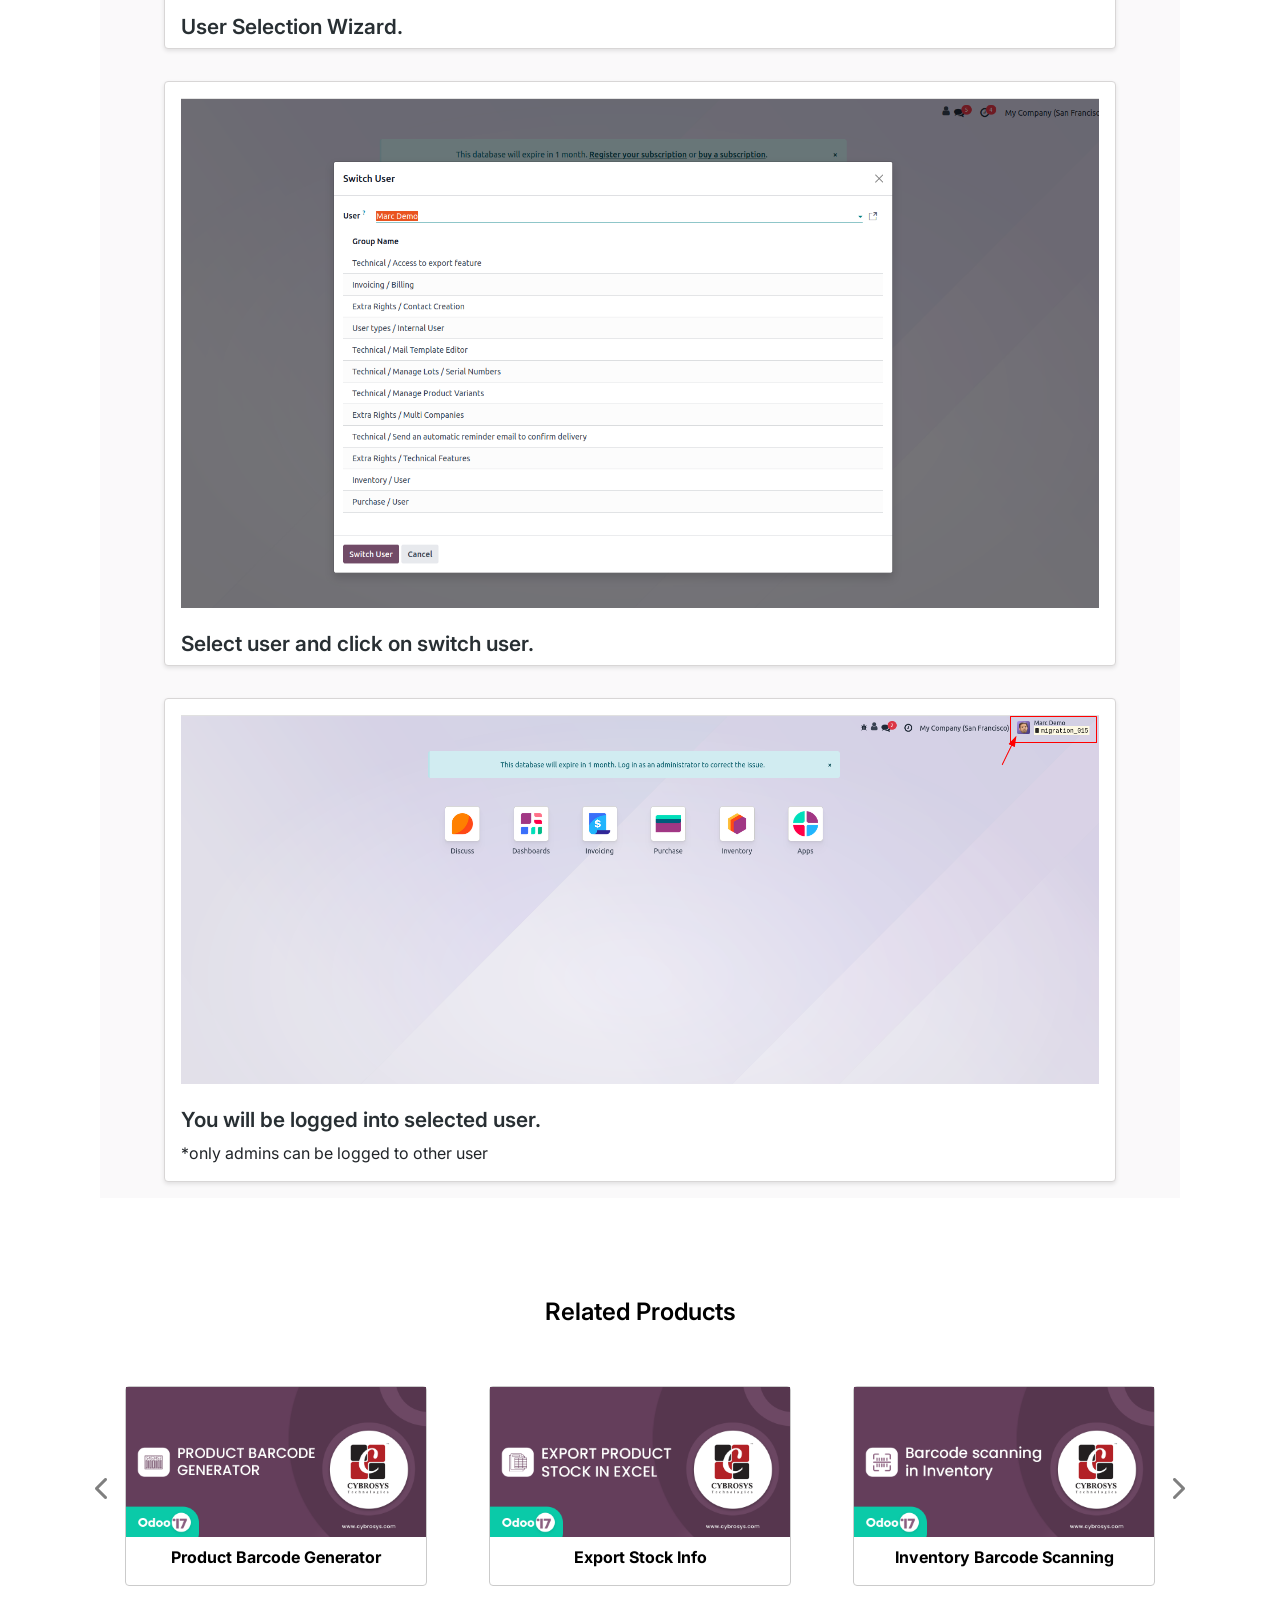
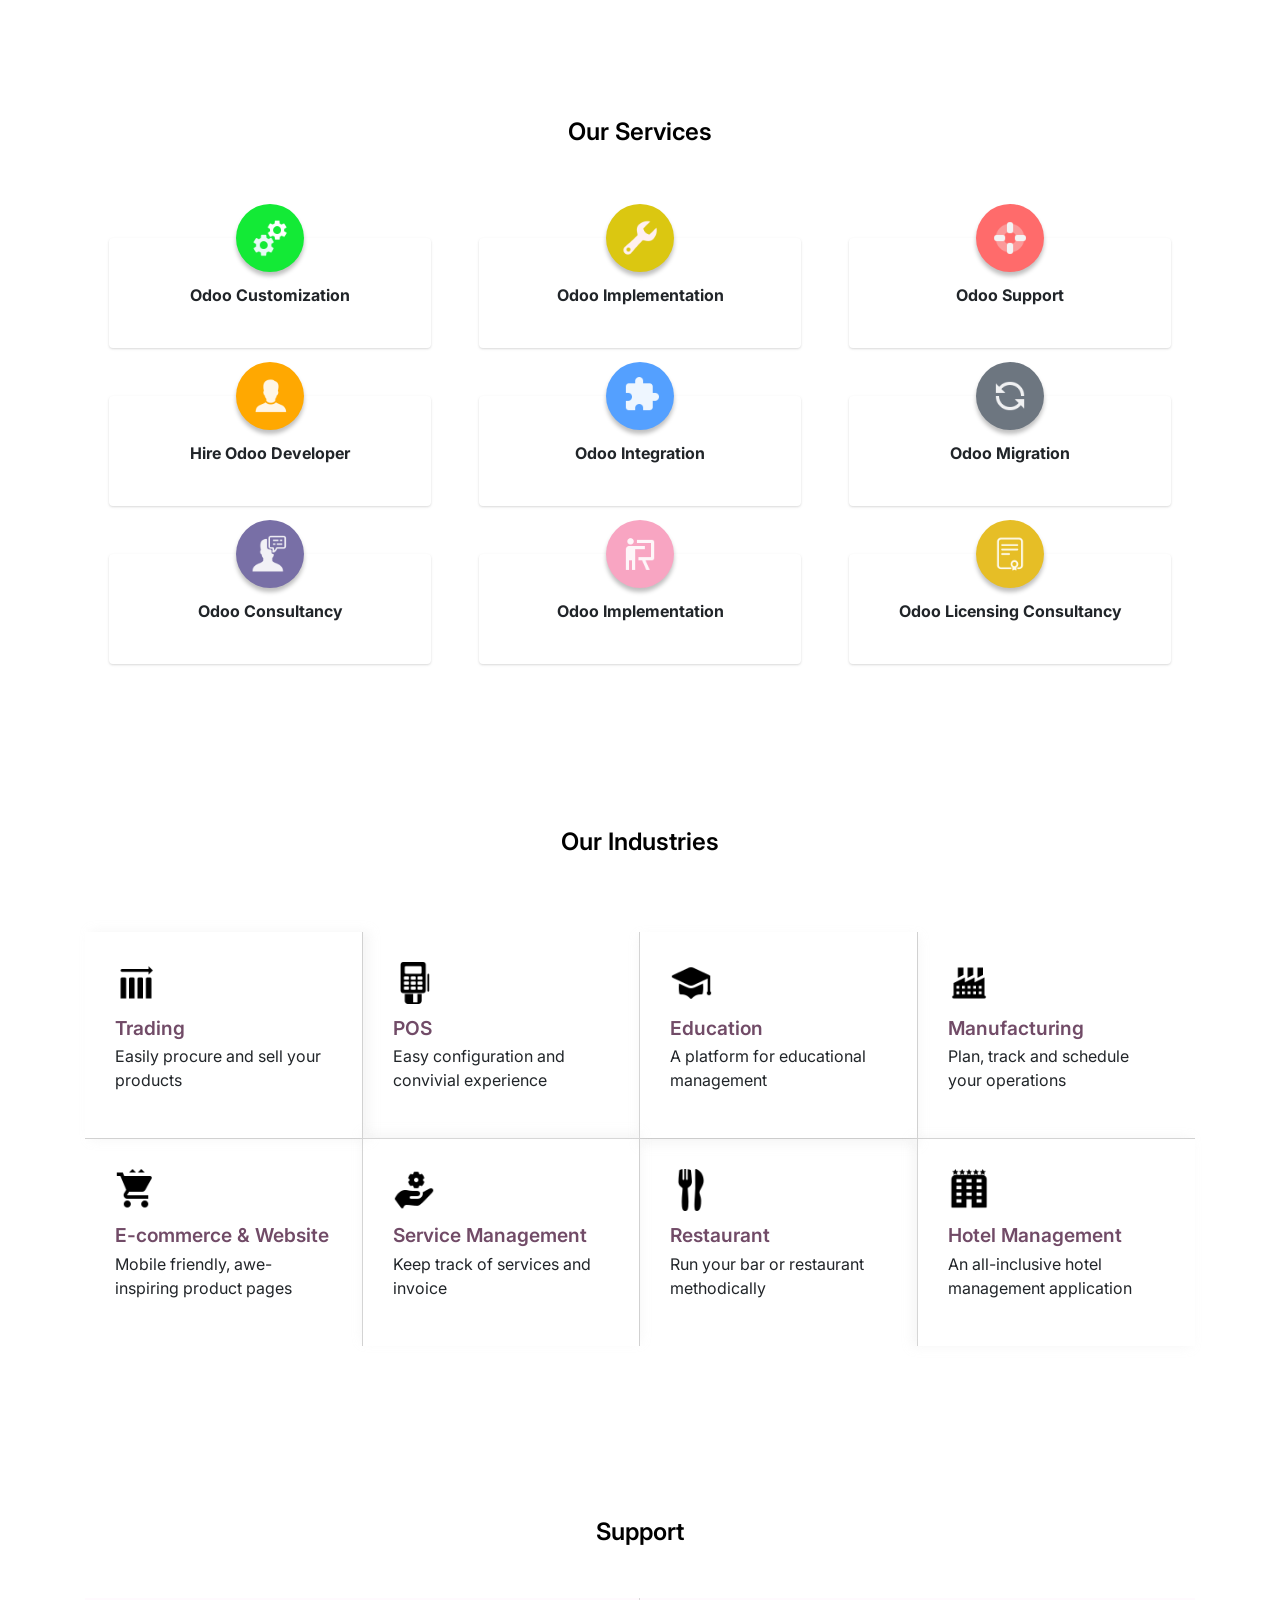
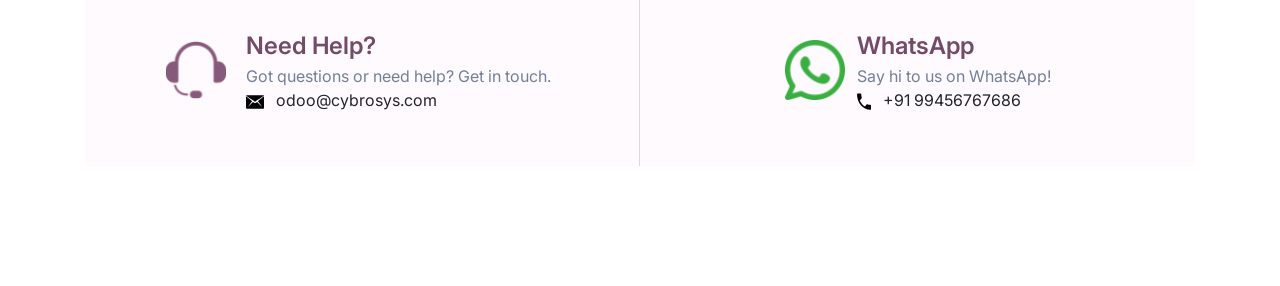
<file: login_as_any_user/static/description/index.html>
<!DOCTYPE html>
<html lang="en">

<head>
    <meta charset="UTF-8">
    <meta name="viewport" content="width=device-width, initial-scale=1.0">
    <title>Odoo App 3 Index</title>
    <!-- Bootstrap CSS -->
    <link rel="stylesheet" href="https://cdn.jsdelivr.net/npm/bootstrap@4.0.0/dist/css/bootstrap.min.css"
        integrity="sha384-Gn5384xqQ1aoWXA+058RXPxPg6fy4IWvTNh0E263XmFcJlSAwiGgFAW/dAiS6JXm" crossorigin="anonymous">
    <link rel="stylesheet" href="https://cdnjs.cloudflare.com/ajax/libs/font-awesome/6.2.1/css/all.min.css">
    <link rel="preconnect" href="https://fonts.googleapis.com">
    <link rel="preconnect" href="https://fonts.gstatic.com" crossorigin>
    <link href="https://fonts.googleapis.com/css2?family=Inter:wght@400;500;600;700;800&display=swap" rel="stylesheet">
</head>
<body>
    <section>
        <div class="container" style="font-family: 'Inter', sans-serif !important;background-color: #fff !important;">
            <div class="row">
                <div class="col-sm-12 col-md-12 col-lg-12 d-flex justify-content-between flex-wrap align-items-sm-center"
                    style="border-bottom:1px solid rgba(0, 0, 0, 0.22)">
                    <div class="my-3">
                        <img src="assets/misc/Cybrosys R.png" style="width:auto !important; height:40px !important">
                    </div>
                    <div class="my-3 d-flex align-items-center">
                        <div class="text-center"
                            style="background-color:#017E84 !important;font-size: 0.8rem !important; color:#fff !important; font-weight:500 !important; padding:4px !important; margin:0 3px !important; border-radius:50px !important; min-width: 120px !important;">
                            Community
                        </div>
                        <div class="text-center"
                            style="background-color:#875A7B !important; color:#fff !important;font-size: 0.8rem !important; font-weight:500 !important; padding:4px !important; margin:0 3px !important; border-radius:50px !important;min-width: 120px !important;">
                            Enterprise
                        </div>
                        <div class="text-center"
                            style="background-color:#7C7BAD !important; color:#fff !important;font-size: 0.8rem !important; font-weight:500 !important; padding:4px !important; margin:0 3px !important; border-radius:50px !important; min-width: 120px !important;">
                            Odoo.sh
                        </div>
                    </div>
                </div>
            </div>
            <div class="row">
                <div class="col-sm-12 col-md-12 col-lg-12 text-center d-flex align-items-center flex-column"
                    style="margin: 80px 0px !important;">
                    <h1 style="font-size: 2.8rem;font-weight: 700; color: 
                    #1A202C;">
                        Login As Any User</h1>
                    <p class="my-3 mb-4"
                        style="max-width: 80%; font-weight: 400 !important; line-height: 32px; color: #718096;">
                        Now You Can Log In As
                    Any User In Odoo16.
                    </p>
                    <div style="width: 80%; margin-top: 3rem;">
                        <img src="assets/screenshots/hero.gif" class="img-responsive" width="100%" height="auto">
                    </div>
                </div>
            </div>
            <div class="container mt-5 mb-5">
                <div class="col-lg-12 d-flex flex-column justify-content-center align-items-center mt-4">
                    <p class="m-0" style="font-weight: 600; font-size: 24px; color:#714b67 !important">Key Highlights
                    </p>
                </div>
                <div class="row py-4">
                    <div class="col-md-6 col-sm-12 p-3">
                        <div class="d-flex   h-100" style="padding: 30px;border-radius: 12px;
                                    background: #FFF;
                                    box-shadow: 1px 2px 3px 0px rgba(0, 0, 0, 0.25); ">
                            <div style="width: 36px; height: 36px; border-radius: 50%; background: #714B67;
                                    display: flex; justify-content: center; align-items: center;
                                    margin-right: 10px; flex-shrink: 0;">
                                <i class="fa-solid fa-star  " style="color: #fff;font-size:14px;"></i>
                            </div>
                            <div>
                                <p style="color: #1A202C;font-weight: 600; 
                                      font-size: 1.2rem; margin-bottom: 2px;">Test the Odoo System as Different Users.</p>
                                <p class="m-0" style="color:#718096"> Allows you to test the Odoo system from the perspective of different users
                                </p>
                            </div>
                        </div>
                    </div>
                    <div class="col-md-6 col-sm-12 p-3">
                        <div class="d-flex   h-100" style="padding: 30px;border-radius: 12px;
                                    background: #FFF;
                                    box-shadow: 1px 2px 3px 0px rgba(0, 0, 0, 0.25); ">
                            <div style="width: 36px; height: 36px; border-radius: 50%; background: #714B67;
                                    display: flex; justify-content: center; align-items: center;
                                    margin-right: 10px; flex-shrink: 0;">
                                <i class="fa-solid fa-star  " style="color: #fff;font-size:14px;"></i>
                            </div>
                            <div>
                                <p style="color: #1A202C;font-weight: 600; 
                                      font-size: 1.2rem; margin-bottom: 2px;">Administrative Access</p>
                                <p class="m-0" style="color:#718096">Admin can switch to another user without password and username
                                </p>
                            </div>
                        </div>
                    </div>
     
            <div class="container rounded" >
                <ul class="nav nav-tabs d-flex" style="width: fit-content;margin: 0 auto;gap: 1rem;">
                    <li class="col text-center py-2 text-nowrap "
                        style="color: #fff; background-color: #714B67;border-radius: 6px 6px 0px 0px;"><a
                            class="active show" data-toggle="tab" href="#tab1"
                            style="color: #fff;font-weight: 500; background-color: #714B67; text-decoration: none;">
                            <i class="fa-regular fa-image  pr-2" style="color: #fff;"></i>
                            Screenshots</a></li>
                    <li class="col text-center py-2 text-nowrap "
                        style="color: #fff; background-color: #714B67;border-radius: 6px 6px 0px 0px;"><a
                            data-toggle="tab" href="#tab2"
                            style="color: #fff;font-weight: 500;  text-decoration: none;"><i
                                class="fa-solid fa-star  pr-2" style="color: #fff;"></i>Features</a></li>
                    <li class="col text-center py-2 text-nowrap "
                        style="color: #fff; background-color: #714B67;border-radius: 6px 6px 0px 0px;"><a
                            data-toggle="tab" href="#tab3"
                            style="color: #fff;font-weight: 500; text-decoration: none; background-color: #714B67;"><i
                                class="fa-solid fa-book-open  pr-2" style="color: #fff;"></i>Released Notes</a></li>
                </ul>
                <div class="tab-content" style="background-color: rgba(121, 113, 119, 0.04);">
                    <div id="tab1" class="tab-pane fade in active show">
                        <div class="col-lg-12 py-2" style="padding: 1rem 4rem !important;">
                            <div
                                style="border: 1px solid #d8d6d6; border-radius: 4px; background: #fff; box-shadow: 0 2px 4px rgba(0, 0, 0, 0.1);">
                                <div class="row justify-content-center p-3 w-100 m-0">
                                    <img src="assets/screenshots/scrnshot-1.png" class="img-responsive" width="100%" height="auto">
                                </div>
                                <div class="px-3">
                                    <h4 class="mt-2"
                                        style=" font-weight:600 !important; color:#282F33 !important; font-size:1.3rem !important">
                                         User Selection Wizard.</h4>
                                </div>
                            </div>
                        </div>
                        <div class="col-lg-12 py-2" style="padding: 1rem 4rem !important;">
                            <div
                                style="border: 1px solid #d8d6d6; border-radius: 4px;  background: #fff; box-shadow: 0 2px 4px rgba(0, 0, 0, 0.1);">
                                <div class="row justify-content-center p-3 w-100 m-0">
                                    <img src="assets/screenshots/scrnshot-2.png" class="img-responsive" width="100%" height="auto">
                                </div>
                                <div class="px-3">
                                    <h4 class="mt-2"
                                        style=" font-weight:600 !important; color:#282F33 !important; font-size:1.3rem !important">
                                       Select user and click on switch user.</h4>
                                </div>
                            </div>
                        </div>
                         <div class="col-lg-12 py-2" style="padding: 1rem 4rem !important;">
                            <div
                                style="border: 1px solid #d8d6d6; border-radius: 4px;  background: #fff; box-shadow: 0 2px 4px rgba(0, 0, 0, 0.1);">
                                <div class="row justify-content-center p-3 w-100 m-0">
                                    <img src="assets/screenshots/scrnshot-3.png" class="img-responsive" width="100%" height="auto">
                                </div>
                                <div class="px-3">
                                    <h4 class="mt-2"
                                        style=" font-weight:600 !important; color:#282F33 !important; font-size:1.3rem !important">
                                       You will be logged into selected user.</h4>
                                       <p>*only admins can be logged to other user</p>
                                </div>
                            </div>
                        </div>
                        
                        
                    </div>
                    <div id="tab2" class="tab-pane fade">
                        <div class="col-mg-12" style="padding: 1rem 4rem;">
                            <ul style="list-style: none; padding: 1rem 0;font-weight: 500;">
                                <li class="py-3"
                                    style="font-weight: 500;background-color: #fff; border-radius: 4px; padding: 1rem; margin-bottom: 1rem; box-shadow: 0 2px 4px rgba(0, 0, 0, 0.1);">
                                    <span style="margin-right: 12px;"><img src="assets/misc/star (1) 2.svg" alt=""
                                            width="16px"></span>Allows you to test the Odoo system from the perspective of different users.
                                </li>
                                <li class="py-3"
                                    style="font-weight: 500;background-color: #fff; border-radius: 4px; padding: 1rem; margin-bottom: 1rem; box-shadow: 0 2px 4px rgba(0, 0, 0, 0.1);">
                                    <span style="margin-right: 12px;"><img src="assets/misc/star (1) 2.svg" alt=""
                                            width="16px"></span>Helps to troubleshoot problems other users facing.
                                </li>
                                <li class="py-3"
                                    style="font-weight: 500;background-color: #fff; border-radius: 4px; padding: 1rem; margin-bottom: 1rem; box-shadow: 0 2px 4px rgba(0, 0, 0, 0.1);">
                                    <span style="margin-right: 12px;"><img src="assets/misc/star (1) 2.svg" alt=""
                                            width="16px"></span>Switch to another user without password and username which can only be done by admins.
                                <li class="py-3"
                                    style="font-weight: 500;background-color: #fff; border-radius: 4px; padding: 1rem; margin-bottom: 1rem; box-shadow: 0 2px 4px rgba(0, 0, 0, 0.1);">
                                    <span style="margin-right: 12px;"><img src="assets/misc/star (1) 2.svg" alt=""
                                            width="16px"></span>Available in Odoo 16 community and enterprise.
                                </li>

                            </ul>
                        </div>
                    </div>
                    <div id="tab3" class="tab-pane fade">
                        <div class="col-mg-12 active" style="padding: 1rem 4rem;">
                            <div class="py-3"
                                style="font-weight: 500;background-color: #fff; border-radius: 4px; padding: 1rem; box-shadow: 0 2px 4px rgba(0, 0, 0, 0.1);">
                                <div class="d-flex mb-3" style="font-size: 0.8rem; font-weight: 500;"><span>Version
                                        17.0.1.0.0</span><span class="px-2">|</span><span
                                        style="color: #714B67;font-weight: 600;">Released on:12th December 2023</span>
                                </div>
                                <p class="m-0"
                                    style=" color:#718096!important; font-size:1rem !important;line-height: 28px;">

                                    Initial Commit for Login As Any User.</p>
                            </div>
                        </div>
                    </div>
                </div>
            </div>
            <div class="container mt-5">
                <div class="col-lg-12 d-flex flex-column justify-content-center align-items-center mt-5">
                    <p class="m-0" style="font-weight: 600; font-size: 24px; color:#000 !important">Related Products</p>
                </div>
            </div>
            <div id="myCarousel" class="carousel slide py-3" data-ride="carousel">
                <div class="carousel-inner">
                    <div class="carousel-item active">
                        <div class="row p-4">
                            <div class="col">
                                <div class="p-3">
                                    <a href="https://apps.odoo.com/apps/modules/17.0/product_barcode/" style="color: #000; text-decoration: none;">
                                        <div style="border:1px solid #CBCBCB !important;border-radius: 4px;">
                                            <div style="width: 300px; ">
                                                <img src="assets/modules/1.png" alt="" width="100%" height="auto">

                                            </div>
                                            <p class="text-center pt-2 text-black font-weight-bold">Product Barcode Generator</p>
                                        </div>
                                    </a>
                                </div>
                            </div>
                            <div class="col">
                                <div class="p-3">
                                    <a href="https://apps.odoo.com/apps/modules/17.0/export_stockinfo_xls/" style="color: #000; text-decoration: none;">
                                        <div style="border:1px solid #CBCBCB !important;border-radius: 4px;">
                                            <div style="width: 300px; ">
                                                <img src="assets/modules/2.png" alt="" width="100%" height="auto">

                                            </div>
                                            <p class="text-center pt-2 text-black font-weight-bold">Export Stock Info</p>
                                        </div>
                                    </a>
                                </div>
                            </div>
                            <div class="col">
                                <div class="p-3">
                                    <a href="https://apps.odoo.com/apps/modules/17.0/inventory_barcode_scanning/" style="color: #000; text-decoration: none;">
                                        <div style="border:1px solid #CBCBCB !important;border-radius: 4px;">
                                            <div style="width: 300px; ">
                                                <img src="assets/modules/3.png" alt="" width="100%" height="auto">

                                            </div>
                                            <p class="text-center pt-2 text-black font-weight-bold">Inventory Barcode Scanning</p>
                                        </div>
                                    </a>
                                </div>
                            </div>
                        </div>
                    </div>
                    <div class="carousel-item">
                        <div class="row p-4">
                            <div class="col">
                                <div class="p-3">
                                    <a href="https://apps.odoo.com/apps/modules/17.0/whatsapp_redirect/" style="color: #000; text-decoration: none;">
                                        <div style="border:1px solid #CBCBCB !important;border-radius: 4px;">
                                            <div style="width: 300px; ">
                                                <img src="assets/modules/4.jpg" alt="" width="100%" height="auto">

                                            </div>
                                            <p class="text-center pt-2 text-black font-weight-bold">Whatsapp Redirect</p>
                                        </div>
                                    </a>
                                </div>
                            </div>
                            <div class="col">
                                <div class="p-3">
                                    <a href="https://apps.odoo.com/apps/modules/17.0/invoice_format_editor/" style="color: #000; text-decoration: none;">
                                        <div style="border:1px solid #CBCBCB !important;border-radius: 4px;">
                                            <div style="width: 300px;">
                                                <img src="assets/modules/5.png" alt="" width="100%" height="auto">

                                            </div>
                                            <p class="text-center pt-2 text-black font-weight-bold">Invoice Format Editor</p>
                                        </div>
                                    </a>
                                </div>
                            </div>
                            <div class="col">
                                <div class="p-3">
                                    <a href="https://apps.odoo.com/apps/modules/17.0/mobile_service_shop/" style="color: #000; text-decoration: none;">
                                        <div style="border:1px solid #CBCBCB !important;border-radius: 4px;">
                                            <div style="width: 300px;">
                                                <img src="assets/modules/6.jpg" alt="" width="100%" height="auto">
                                            </div>
                                            <p class="text-center pt-2 text-black font-weight-bold"> Mobile Service Management</p>
                                        </div>
                                    </a>
                                </div>
                            </div>
                        </div>
                    </div>
                </div>
                <a class="carousel-control-prev" href="#myCarousel" data-slide="prev" style="width: 35px; color: #000;">
                    <span class="carousel-control-prev-icon">
                        <i class="fa fa-chevron-left" style="font-size: 24px;"></i>
                    </span>
                </a>
                <a class="carousel-control-next" href="#myCarousel" data-slide="next" style="width: 35px; color: #000;">
                    <span class="carousel-control-next-icon">
                        <i class="fa fa-chevron-right" style="font-size: 24px;"></i>
                    </span>
                </a>
            </div>
            <div class="container mt-5">
                <div class="col-lg-12 d-flex flex-column justify-content-center align-items-center mt-4">
                    <p class="m-0" style="font-weight: 600; font-size: 24px; color:#000 !important">Our Services</p>

                </div>
            </div>
            <div class="container my-5">
                <div class="row py-3">
                    <div class="col-md-4 col-sm-6 px-4 py-4">
                        <div
                            style="background-color: #fff; padding: 25px; text-align: center;  box-shadow: rgba(0, 0, 0, 0.1) 0px 1px 3px 0px, rgba(0, 0, 0, 0.06) 0px 1px 2px 0px; position: relative;border-radius: 4px;">
                            <div style="position: absolute; top: 0%; left: 50%; transform: translate(-50%, -50%);">
                                <div style="background-color:#13EA36 ; border-radius: 50%; padding: 15px;    width: 68px;
                                    height: 68px; display: inline-block; box-shadow:0px 4px 4px rgba(0, 0, 0, 0.25);">
                                    <img src="assets/icons/cogs.png" alt="service-icon" width="38px" height="auto">
                                </div>
                            </div>
                            <p style="margin-top: 20px; font-weight: bold;">Odoo Customization</p>
                        </div>
                    </div>
                    <div class="col-md-4 col-sm-6 px-4 py-4">
                        <div
                            style="background-color: #fff; padding: 25px; text-align: center; box-shadow: rgba(0, 0, 0, 0.1) 0px 1px 3px 0px, rgba(0, 0, 0, 0.06) 0px 1px 2px 0px; position: relative;border-radius: 4px;">
                            <div style="position: absolute; top: 0%; left: 50%; transform: translate(-50%, -50%);">
                                <div style="background-color:#DBC711; border-radius: 50%; padding: 15px;    width: 68px;
                                    height: 68px; display: inline-block; box-shadow:0px 4px 4px rgba(0, 0, 0, 0.25);">
                                    <img src="assets/icons/wrench.png" alt="service-icon" width="38px" height="auto">
                                </div>
                            </div>
                            <p style="margin-top: 20px; font-weight: bold;">Odoo Implementation</p>
                        </div>
                    </div>
                    <div class="col-md-4 col-sm-6 px-4 py-4">
                        <div
                            style="background-color: #fff; padding: 25px; text-align: center;  box-shadow: rgba(0, 0, 0, 0.1) 0px 1px 3px 0px, rgba(0, 0, 0, 0.06) 0px 1px 2px 0px; position: relative; border-radius: 4px;">
                            <div style="position: absolute; top: 0%; left: 50%; transform: translate(-50%, -50%);">
                                <div style="background-color:#FF6B6B ; border-radius: 50%; padding: 15px;    width: 68px;
                                    height: 68px; display: inline-block; box-shadow:0px 4px 4px rgba(0, 0, 0, 0.25);">
                                    <img src="assets/icons/lifebuoy.png" alt="service-icon" width="38px" height="auto">
                                </div>
                            </div>
                            <p style="margin-top: 20px; font-weight: bold;">Odoo Support</p>
                        </div>
                    </div>
                    <div class="col-md-4 col-sm-6 px-4 py-4">
                        <div
                            style="background-color: #fff; padding: 25px; text-align: center; box-shadow: rgba(0, 0, 0, 0.1) 0px 1px 3px 0px, rgba(0, 0, 0, 0.06) 0px 1px 2px 0px; position: relative; border-radius: 4px;">
                            <div style="position: absolute; top: 0%; left: 50%; transform: translate(-50%, -50%);">
                                <div style="background-color:#FFA801 ; border-radius: 50%; padding: 15px;    width: 68px;
                                    height: 68px; display: inline-block; box-shadow:0px 4px 4px rgba(0, 0, 0, 0.25);">
                                    <img src="assets/icons/user.png" alt="service-icon" width="38px" height="auto">
                                </div>
                            </div>
                            <p style="margin-top: 20px; font-weight: bold;">Hire Odoo Developer</p>
                        </div>
                    </div>
                    <div class="col-md-4 col-sm-6 px-4 py-4">
                        <div
                            style="background-color: #fff; padding: 25px; text-align: center;  box-shadow: rgba(0, 0, 0, 0.1) 0px 1px 3px 0px, rgba(0, 0, 0, 0.06) 0px 1px 2px 0px; position: relative; border-radius: 4px;">

                            <div style="position: absolute; top: 0%; left: 50%; transform: translate(-50%, -50%);">
                                <div style="background-color:#54A0FF; border-radius: 50%; padding: 15px;    width: 68px;
                                    height: 68px; display: inline-block; box-shadow:0px 4px 4px rgba(0, 0, 0, 0.25);">
                                    <img src="assets/icons/puzzle.png" alt="service-icon" width="38px" height="auto">
                                </div>
                            </div>
                            <p style="margin-top: 20px; font-weight: bold;">Odoo Integration</p>
                        </div>
                    </div>
                    <div class="col-md-4 col-sm-6 px-4 py-4">
                        <div
                            style="background-color: #fff; padding: 25px; text-align: center;  box-shadow: rgba(0, 0, 0, 0.1) 0px 1px 3px 0px, rgba(0, 0, 0, 0.06) 0px 1px 2px 0px; position: relative;border-radius: 4px;">
                            <div style="position: absolute; top: 0%; left: 50%; transform: translate(-50%, -50%);">
                                <div style="background-color:#6D7680 ; border-radius: 50%; padding: 15px;    width: 68px;
                                    height: 68px; display: inline-block; box-shadow:0px 4px 4px rgba(0, 0, 0, 0.25);">
                                    <img src="assets/icons/update.png" alt="service-icon" width="38px" height="auto">
                                </div>
                            </div>
                            <p style="margin-top: 20px; font-weight: bold;">Odoo Migration</p>
                        </div>
                    </div>
                    <div class="col-md-4 col-sm-6 px-4 py-4">
                        <div
                            style="background-color: #fff; padding: 25px; text-align: center;  box-shadow: rgba(0, 0, 0, 0.1) 0px 1px 3px 0px, rgba(0, 0, 0, 0.06) 0px 1px 2px 0px; position: relative;border-radius: 4px;">
                            <div style="position: absolute; top: 0%; left: 50%; transform: translate(-50%, -50%);">
                                <div style="background-color:#786FA6 ; border-radius: 50%; padding: 15px;    width: 68px;
                                    height: 68px; display: inline-block; box-shadow:0px 4px 4px rgba(0, 0, 0, 0.25);">
                                    <img src="assets/icons/consultation.png" alt="service-icon" width="38px" height="auto">
                                </div>
                            </div>
                            <p style="margin-top: 20px; font-weight: bold;">Odoo Consultancy</p>
                        </div>
                    </div>
                    <div class="col-md-4 col-sm-6 px-4 py-4">
                        <div
                            style="background-color: #fff; padding: 25px; text-align: center; box-shadow: rgba(0, 0, 0, 0.1) 0px 1px 3px 0px, rgba(0, 0, 0, 0.06) 0px 1px 2px 0px;position: relative;border-radius: 4px;">
                            <div style="position: absolute; top: 0%; left: 50%; transform: translate(-50%, -50%);">
                                <div style="background-color:#F8A5C2 ; border-radius: 50%; padding: 15px;    width: 68px;
                                    height: 68px; display: inline-block; box-shadow:0px 4px 4px rgba(0, 0, 0, 0.25);">
                                    <img src="assets/icons/training.png" alt="service-icon" width="38px" height="auto">
                                </div>
                            </div>
                            <p style="margin-top: 20px; font-weight: bold;">Odoo Implementation</p>
                        </div>
                    </div>
                    <div class="col-md-4 col-sm-6 px-4 py-4">
                        <div
                            style="background-color: #fff; padding: 25px; text-align: center;  box-shadow: rgba(0, 0, 0, 0.1) 0px 1px 3px 0px, rgba(0, 0, 0, 0.06) 0px 1px 2px 0px; position: relative;border-radius: 4px;">
                            <div style="position: absolute; top: 0%; left: 50%; transform: translate(-50%, -50%);">
                                <div style="background-color:#E6BE26; border-radius: 50%; padding: 15px;    width: 68px;
                                    height: 68px; display: inline-block; box-shadow:0px 4px 4px rgba(0, 0, 0, 0.25);">
                                    <img src="assets/icons/license.png" alt="service-icon" width="38px" height="auto">
                                </div>
                            </div>
                            <p style="margin-top: 20px; font-weight: bold;">Odoo Licensing Consultancy</p>
                        </div>
                    </div>
                </div>
            </div>
            <div class="container mt-5">
                <div class="col-lg-12 d-flex flex-column justify-content-center align-items-center mt-4">
                    <p class="m-0" style="font-weight: 600; font-size: 24px; color:#000 !important">Our Industries</p>

                </div>
            </div>
            <div class="container">
                <div class="row my-5 py-4">
                    <div class="col-md-3 col-sm-6 p-0">
                        <div class="d-flex flex-column h-100 "
                            style="border-right: 1px solid rgb(209, 209, 209); border-bottom: 1px solid  rgb(209, 209, 209); padding: 30px; box-shadow: 6px 0 10px rgba(228, 227, 227, 0.373);">
                            <img src="assets/icons/trading-black.png" width="42px" height="auto" alt="">
                            <p style="color: #714B67;font-weight: 600; margin-top: 10px;
                           font-size: 1.2rem; margin-bottom: 2px;">Trading</p>
                            <p>Easily procure and sell your products</p>
                        </div>
                    </div>
                    <div class="col-md-3 col-sm-6  p-0">
                        <div class="d-flex flex-column h-100"
                            style="border-right: 1px solid rgb(209, 209, 209);border-bottom: 1px solid  rgb(209, 209, 209); padding: 30px;">
                            <img src="assets/icons/pos-black.png" width="42px" height="auto" alt="">
                            <p style="color: #714B67;font-weight: 600; margin-top: 10px;
                            font-size: 1.2rem; margin-bottom: 2px;">POS</p>
                            <p>Easy configuration and convivial experience</p>
                        </div>
                    </div>
                    <div class="col-md-3 col-sm-6  p-0">
                        <div class="d-flex flex-column h-100"
                            style="border-right: 1px solid  rgb(209, 209, 209);border-bottom: 1px solid   rgba(0, 0, 0, 0.2); padding: 30px; box-shadow: 0 5px 10px  rgba(228, 227, 227, 0.373)">
                            <img src="assets/icons/education-black.png" width="42px" height="auto" alt="">
                            <p style="color: #714B67;font-weight: 600; margin-top: 10px;
                            font-size: 1.2rem; margin-bottom: 2px;">Education</p>
                            <p>A platform for educational management</p>
                        </div>
                    </div>
                    <div class="col-md-3 col-sm-6  p-0">
                        <div class="d-flex flex-column h-100"
                            style="border-bottom: 1px solid  rgb(209, 209, 209); padding: 30px; ">
                            <img src="assets/icons/manufacturing-black.png" width="42px" height="auto" alt="">
                            <p style="color: #714B67;font-weight: 600; margin-top: 10px;
                            font-size: 1.2rem; margin-bottom: 2px;">Manufacturing</p>
                            <p>Plan, track and schedule your operations</p>
                        </div>
                    </div>
                    <div class="col-md-3 col-sm-6 p-0">
                        <div class="d-flex flex-column h-100"
                            style="border-right: 1px solid  rgb(209, 209, 209); padding: 30px;">
                            <img src="assets/icons/ecom-black.png" width="42px" height="auto" alt="">
                            <p style="color: #714B67;font-weight: 600; margin-top: 10px;
                            font-size: 1.2rem; margin-bottom: 2px;">E-commerce & Website</p>
                            <p>Mobile friendly, awe-inspiring product pages</p>
                        </div>
                    </div>
                    <div class="col-md-3 col-sm-6   p-0">
                        <div class="d-flex flex-column h-100"
                            style="border-right: 1px solid  rgb(209, 209, 209); padding: 30px;box-shadow: 0 -5px 10px  rgba(228, 227, 227, 0.373);">
                            <img src="assets/icons/service-black.png" width="42px" height="auto" alt="">
                            <p style="color: #714B67;font-weight: 600; margin-top: 10px;
                            font-size: 1.2rem; margin-bottom: 2px;">Service Management</p>
                            <p>Keep track of services and invoice</p>
                        </div>
                    </div>
                    <div class="col-md-3 col-sm-6    p-0">
                        <div class="d-flex flex-column h-100"
                            style="border-right: 1px solid  rgb(209, 209, 209); padding: 30px; ">
                            <img src="assets/icons/restaurant-black.png" width="42px" height="auto" alt="">
                            <p style="color: #714B67;font-weight: 600; margin-top: 10px;
                            font-size: 1.2rem; margin-bottom: 2px;">Restaurant</p>
                            <p>Run your bar or restaurant methodically</p>
                        </div>
                    </div>
                    <div class="col-md-3 col-sm-6   p-0">
                        <div class="d-flex flex-column h-100"
                            style=" padding: 30px;box-shadow: -5px 0 10px  rgba(228, 227, 227, 0.373);">
                            <img src="assets/icons/hotel-black.png" width="42px" height="auto" alt="">
                            <p style="color: #714B67;font-weight: 600; margin-top: 10px;
                            font-size: 1.2rem; margin-bottom: 2px;">Hotel Management</p>
                            <p>An all-inclusive hotel management application</p>
                        </div>
                    </div>
                </div>
            </div>
            <div class="container mt-5">
                <div class="col-lg-12 d-flex flex-column justify-content-center align-items-center mt-5">
                    <p class="m-0" style="font-weight: 600; font-size: 24px; color:#000 !important">Support</p>
                </div>
            </div>
            <div class="container my-5">
                <div class="row" style="background-color: #FFFAFE;">
                    <div class="col-md-6 pb-4  d-flex align-items-center justify-content-center"
                        style="border-right: 1px solid #D9D9D9;">
                        <div style="padding: 30px;">
                            <div class="d-flex align-items-center">
                                <img src="assets/misc/support (1) 1.svg" alt="" width="60px" style="margin-right: 12px;">
                                <div style="padding: 0px 8px;">
                                    <span
                                        style="color: #714B67;font-size: 24px;font-weight: 600;padding-bottom: 1rem;">Need
                                        Help?</span>
                                    <p class="m-0" style="color:#718096;">Got questions or need help? Get in touch.</p>
                                    <div style="font-weight: 400;"><span><img src="assets/misc/support-email.svg" alt=""
                                                width="18px"
                                                style="filter: invert(1);margin-right: 0.8rem;"></span>odoo@cybrosys.com
                                    </div>
                                </div>
                            </div>
                        </div>
                    </div>
                    <div class="col-md-6 pb-4 d-flex align-items-center justify-content-center">
                        <div style="padding: 30px;">
                            <div class="d-flex align-items-center">
                                <img src="assets/misc/whatsapp 1.svg" alt="" width="60px" style="margin-right: 12px;">
                                <div>
                                    <span style="color: #714B67;font-size: 24px;font-weight: 600;">WhatsApp</span>
                                    <p class="m-0" style="color:#718096;">Say hi to us on WhatsApp!</p>
                                    <div style="font-weight: 400; font-size: 16px;"><span><img src="assets/misc/phone.svg"
                                                alt="" width="14px"
                                                style="filter: invert(1); margin-right: 0.8rem;"></span>+91
                                        99456767686</div>
                                </div>
                            </div>
                        </div>
                    </div>
                </div>
            </div>
        </div>
    </section>
    <!-- Optional JavaScript -->
    <!-- jQuery first, then Popper.js, then Bootstrap JS -->
    <script src="https://ajax.googleapis.com/ajax/libs/jquery/3.5.1/jquery.min.js"></script>
    <script src="https://maxcdn.bootstrapcdn.com/bootstrap/4.5.2/js/bootstrap.min.js"></script>
</body>
</html>
</file>
